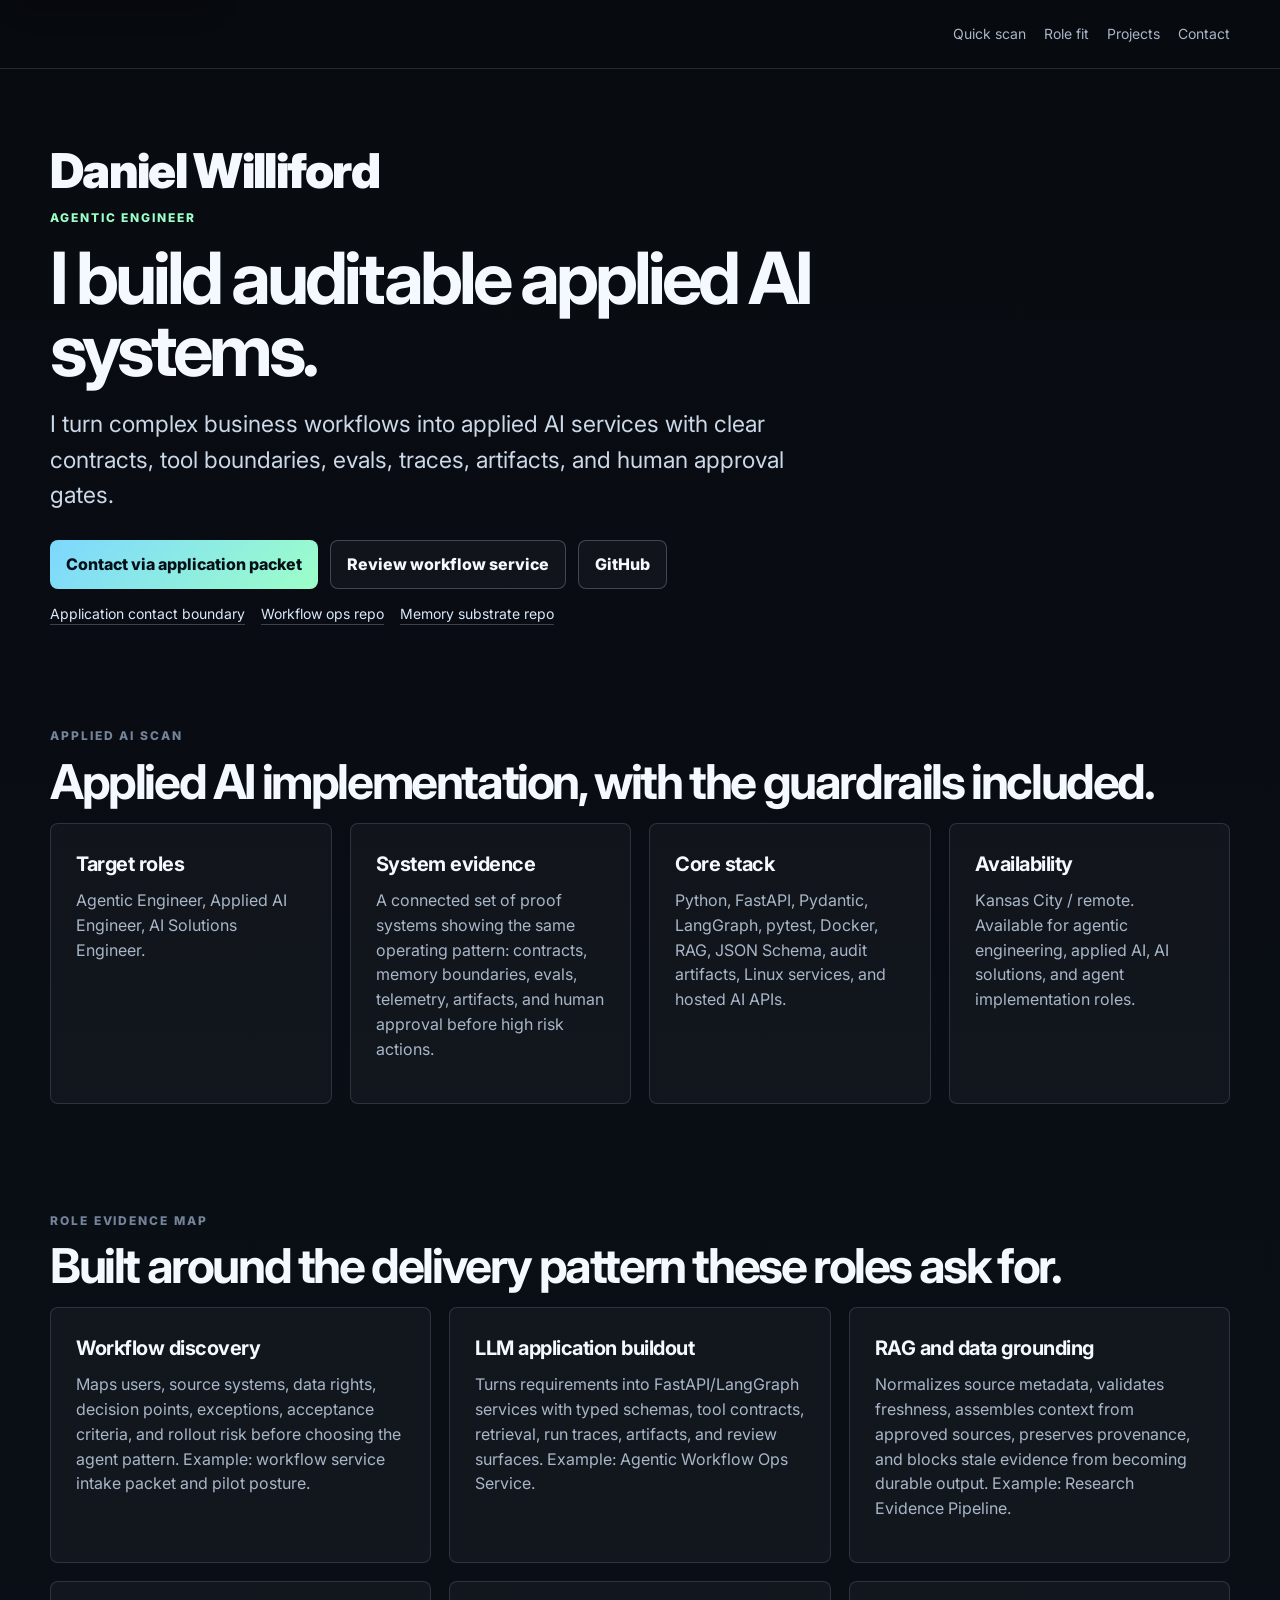
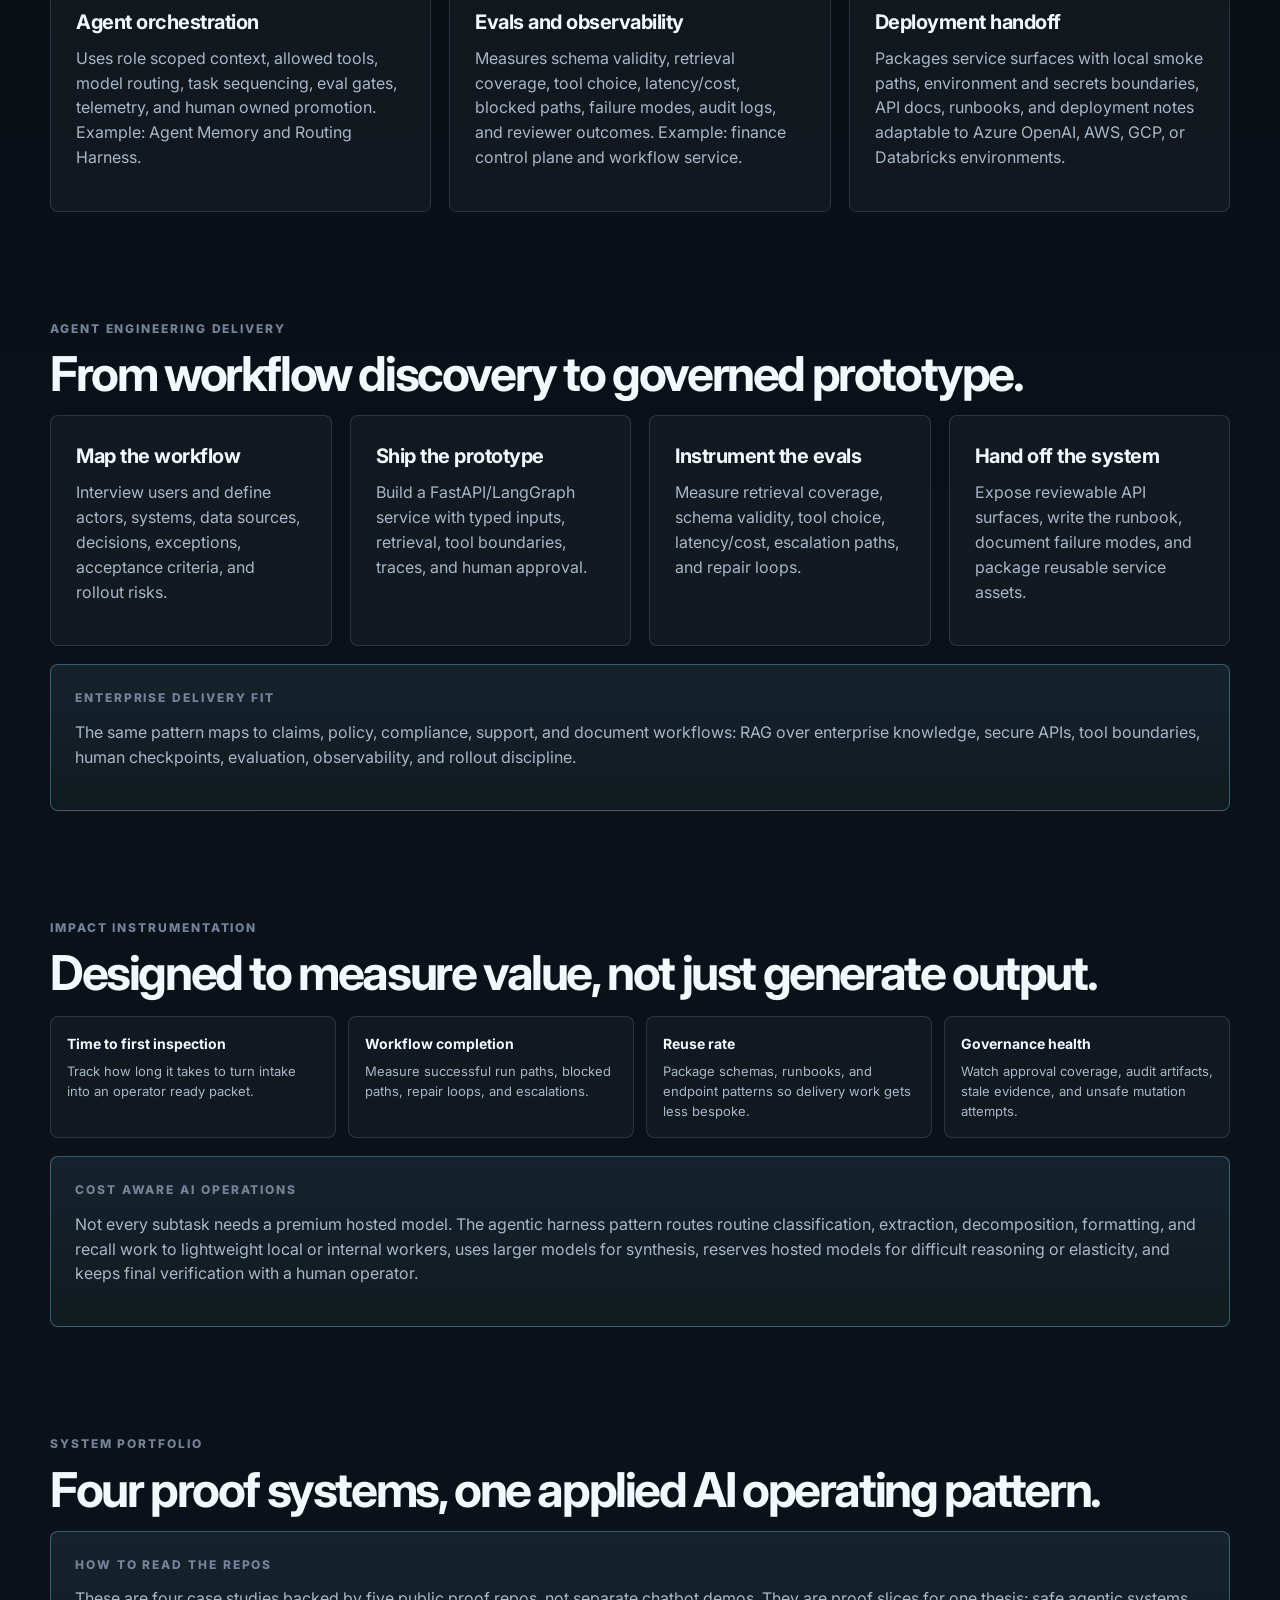
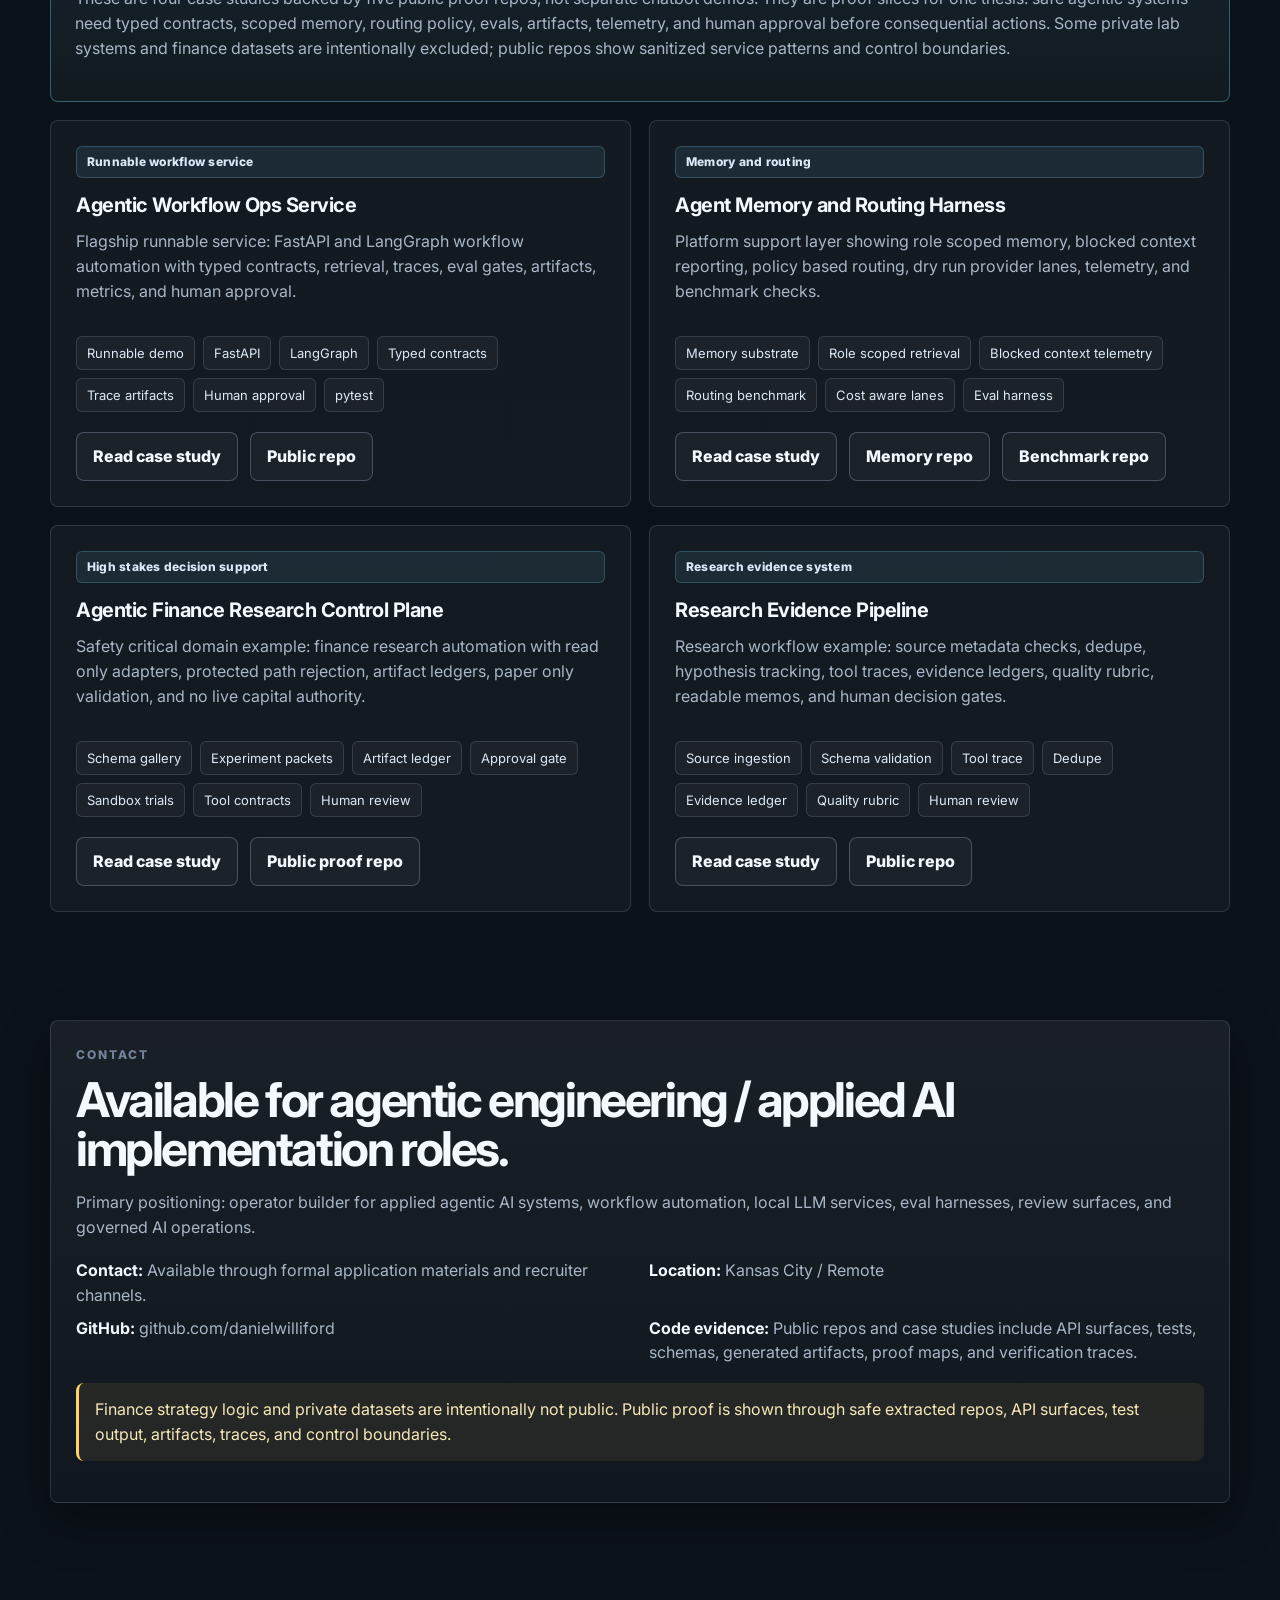
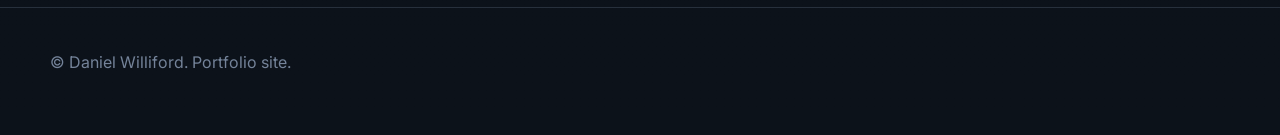
<file: index.html>
<!doctype html>
<html lang="en"><head><meta charset="utf-8"><meta name="viewport" content="width=device-width, initial-scale=1"><title>Daniel Williford | Agentic Engineer</title><meta name="description" content="Portfolio site for agentic engineering: LangGraph workflows, FastAPI services, eval harnesses, traces, approval gates, enterprise workflow discovery, and human in the loop AI operations."><meta property="og:title" content="Daniel Williford | Agentic Engineer"><meta property="og:description" content="Portfolio site for agentic engineering: LangGraph workflows, FastAPI services, eval harnesses, traces, approval gates, enterprise workflow discovery, and human in the loop AI operations."><meta property="og:type" content="website"><meta name="twitter:card" content="summary_large_image"><meta property="og:image" content="https://danielwilliford.github.io/assets/social-preview.png"><meta property="og:image:width" content="1200"><meta property="og:image:height" content="630"><meta property="og:image:type" content="image/png"><meta property="og:image:alt" content="Daniel Williford agentic engineering portfolio preview"><meta name="twitter:image:alt" content="Daniel Williford agentic engineering portfolio preview"><meta name="twitter:image" content="https://danielwilliford.github.io/assets/social-preview.png"><meta name="theme-color" content="#080b10"><link rel="canonical" href="https://danielwilliford.github.io/"><meta property="og:url" content="https://danielwilliford.github.io/"><link rel="icon" href="assets/favicon.svg" type="image/svg+xml"><link rel="manifest" href="assets/site.webmanifest"><link rel="preconnect" href="https://fonts.googleapis.com"><link rel="preconnect" href="https://fonts.gstatic.com" crossorigin><link href="https://fonts.googleapis.com/css2?family=Inter:wght@400;600;800;900&display=swap" rel="stylesheet"><link rel="stylesheet" href="assets/style.css"><script type="application/ld+json">{"@context":"https://schema.org","@type":"Person","name":"Daniel Williford","jobTitle":"Agentic Engineer","address":{"@type":"PostalAddress","addressLocality":"Kansas City","addressRegion":"MO","addressCountry":"US"},"knowsAbout":["Agentic AI","Agent Engineering","LangGraph","FastAPI","Evaluation harnesses","Human-in-the-loop AI operations","RAG","Workflow automation"],"hasOccupation":{"@type":"Occupation","name":"Agentic Engineer","skills":"Python, FastAPI, LangGraph, Pydantic, RAG, Docker, pytest, JSON Schema, evaluation harnesses, human-in-the-loop AI systems"},"worksFor":{"@type":"Organization","name":"Independent"}}</script></head>
<body class="home-page">
  <a class="skip-link" href="#main-content">Skip to main content</a><nav class="nav"><div class="site-shell nav-inner nav-simple"><div class="nav-links"><a href="#quick-scan">Quick scan</a><a href="#role-fit">Role fit</a><a href="#projects">Projects</a><a href="#contact">Contact</a></div></div></nav><main id="main-content" tabindex="-1">
<section class="hero hero-clean site-shell"><div class="hero-copy"><div class="hero-name">Daniel Williford</div><div class="eyebrow">Agentic Engineer</div><h1>I build auditable applied AI systems.</h1><p class="lede">I turn complex business workflows into applied AI services with clear contracts, tool boundaries, evals, traces, artifacts, and human approval gates.</p><div class="actions"><a class="btn primary" href="#contact">Contact via application packet</a><a class="btn" href="projects/forward-deployed-agentic-ai-ops-kit.html">Review workflow service</a><a class="btn" href="https://github.com/danielwilliford">GitHub</a></div><div class="proof-links"><a href="#contact">Application contact boundary</a><a href="https://github.com/danielwilliford/agentic-ai-ops-kit">Workflow ops repo</a><a href="https://github.com/danielwilliford/agent-memory-substrate-demo">Memory substrate repo</a></div></div></section>
<section class="section site-shell" id="quick-scan"><div class="kicker">Applied AI scan</div><h2>Applied AI implementation, with the guardrails included.</h2><div class="grid four"><div class="card flat"><h3>Target roles</h3><p>Agentic Engineer, Applied AI Engineer, AI Solutions Engineer.</p></div><div class="card flat"><h3>System evidence</h3><p>A connected set of proof systems showing the same operating pattern: contracts, memory boundaries, evals, telemetry, artifacts, and human approval before high risk actions.</p></div><div class="card flat"><h3>Core stack</h3><p>Python, FastAPI, Pydantic, LangGraph, pytest, Docker, RAG, JSON Schema, audit artifacts, Linux services, and hosted AI APIs.</p></div><div class="card flat"><h3>Availability</h3><p>Kansas City / remote. Available for agentic engineering, applied AI, AI solutions, and agent implementation roles.</p></div></div></section>

<section class="section site-shell" id="role-fit"><div class="kicker">Role evidence map</div><h2>Built around the delivery pattern these roles ask for.</h2><div class="grid three"><div class="card flat"><h3>Workflow discovery</h3><p>Maps users, source systems, data rights, decision points, exceptions, acceptance criteria, and rollout risk before choosing the agent pattern. Example: workflow service intake packet and pilot posture.</p></div><div class="card flat"><h3>LLM application buildout</h3><p>Turns requirements into FastAPI/LangGraph services with typed schemas, tool contracts, retrieval, run traces, artifacts, and review surfaces. Example: Agentic Workflow Ops Service.</p></div><div class="card flat"><h3>RAG and data grounding</h3><p>Normalizes source metadata, validates freshness, assembles context from approved sources, preserves provenance, and blocks stale evidence from becoming durable output. Example: Research Evidence Pipeline.</p></div><div class="card flat"><h3>Agent orchestration</h3><p>Uses role scoped context, allowed tools, model routing, task sequencing, eval gates, telemetry, and human owned promotion. Example: Agent Memory and Routing Harness.</p></div><div class="card flat"><h3>Evals and observability</h3><p>Measures schema validity, retrieval coverage, tool choice, latency/cost, blocked paths, failure modes, audit logs, and reviewer outcomes. Example: finance control plane and workflow service.</p></div><div class="card flat"><h3>Deployment handoff</h3><p>Packages service surfaces with local smoke paths, environment and secrets boundaries, API docs, runbooks, and deployment notes adaptable to Azure OpenAI, AWS, GCP, or Databricks environments.</p></div></div></section>

<section class="section site-shell" id="delivery"><div class="kicker">Agent engineering delivery</div><h2>From workflow discovery to governed prototype.</h2><div class="grid four"><div class="card flat"><h3>Map the workflow</h3><p>Interview users and define actors, systems, data sources, decisions, exceptions, acceptance criteria, and rollout risks.</p></div><div class="card flat"><h3>Ship the prototype</h3><p>Build a FastAPI/LangGraph service with typed inputs, retrieval, tool boundaries, traces, and human approval.</p></div><div class="card flat"><h3>Instrument the evals</h3><p>Measure retrieval coverage, schema validity, tool choice, latency/cost, escalation paths, and repair loops.</p></div><div class="card flat"><h3>Hand off the system</h3><p>Expose reviewable API surfaces, write the runbook, document failure modes, and package reusable service assets.</p></div></div><div class="callout mt"><div class="kicker">Enterprise delivery fit</div><p>The same pattern maps to claims, policy, compliance, support, and document workflows: RAG over enterprise knowledge, secure APIs, tool boundaries, human checkpoints, evaluation, observability, and rollout discipline.</p></div></section>
<section class="section site-shell" id="impact"><div class="kicker">Impact instrumentation</div><h2>Designed to measure value, not just generate output.</h2><div class="proof-strip"><div class="proof-item"><b>Time to first inspection</b><span>Track how long it takes to turn intake into an operator ready packet.</span></div><div class="proof-item"><b>Workflow completion</b><span>Measure successful run paths, blocked paths, repair loops, and escalations.</span></div><div class="proof-item"><b>Reuse rate</b><span>Package schemas, runbooks, and endpoint patterns so delivery work gets less bespoke.</span></div><div class="proof-item"><b>Governance health</b><span>Watch approval coverage, audit artifacts, stale evidence, and unsafe mutation attempts.</span></div></div><div class="callout mt"><div class="kicker">Cost aware AI operations</div><p>Not every subtask needs a premium hosted model. The agentic harness pattern routes routine classification, extraction, decomposition, formatting, and recall work to lightweight local or internal workers, uses larger models for synthesis, reserves hosted models for difficult reasoning or elasticity, and keeps final verification with a human operator.</p></div></section>
<section class="section site-shell" id="projects"><div class="kicker">System portfolio</div><h2>Four proof systems, one applied AI operating pattern.</h2><div class="callout"><div class="kicker">How to read the repos</div><p>These are four case studies backed by five public proof repos, not separate chatbot demos. They are proof slices for one thesis: safe agentic systems need typed contracts, scoped memory, routing policy, evals, artifacts, telemetry, and human approval before consequential actions. Some private lab systems and finance datasets are intentionally excluded; public repos show sanitized service patterns and control boundaries.</p></div><div class="grid two mt"><article class="card flat project-card"><div class="rank">Runnable workflow service</div><h3>Agentic Workflow Ops Service</h3><p>Flagship runnable service: FastAPI and LangGraph workflow automation with typed contracts, retrieval, traces, eval gates, artifacts, metrics, and human approval.</p><div class="badges"><span class="badge">Runnable demo</span><span class="badge">FastAPI</span><span class="badge">LangGraph</span><span class="badge">Typed contracts</span><span class="badge">Trace artifacts</span><span class="badge">Human approval</span><span class="badge">pytest</span></div><div class="actions"><a class="btn" href="projects/forward-deployed-agentic-ai-ops-kit.html">Read case study</a><a class="btn" href="https://github.com/danielwilliford/agentic-ai-ops-kit">Public repo</a></div></article><article class="card flat project-card"><div class="rank">Memory and routing</div><h3>Agent Memory and Routing Harness</h3><p>Platform support layer showing role scoped memory, blocked context reporting, policy based routing, dry run provider lanes, telemetry, and benchmark checks.</p><div class="badges"><span class="badge">Memory substrate</span><span class="badge">Role scoped retrieval</span><span class="badge">Blocked context telemetry</span><span class="badge">Routing benchmark</span><span class="badge">Cost aware lanes</span><span class="badge">Eval harness</span></div><div class="actions"><a class="btn" href="projects/hermes-agent-operating-layer.html">Read case study</a><a class="btn" href="https://github.com/danielwilliford/agent-memory-substrate-demo">Memory repo</a><a class="btn" href="https://github.com/danielwilliford/agent-harness-routing-benchmark">Benchmark repo</a></div></article><article class="card flat project-card"><div class="rank">High stakes decision support</div><h3>Agentic Finance Research Control Plane</h3><p>Safety critical domain example: finance research automation with read only adapters, protected path rejection, artifact ledgers, paper only validation, and no live capital authority.</p><div class="badges"><span class="badge">Schema gallery</span><span class="badge">Experiment packets</span><span class="badge">Artifact ledger</span><span class="badge">Approval gate</span><span class="badge">Sandbox trials</span><span class="badge">Tool contracts</span><span class="badge">Human review</span></div><div class="actions"><a class="btn" href="projects/human-in-the-loop-quant-research-copilot.html">Read case study</a><a class="btn" href="https://github.com/danielwilliford/agentic-finance-research-control-plane">Public proof repo</a></div></article><article class="card flat project-card"><div class="rank">Research evidence system</div><h3>Research Evidence Pipeline</h3><p>Research workflow example: source metadata checks, dedupe, hypothesis tracking, tool traces, evidence ledgers, quality rubric, readable memos, and human decision gates.</p><div class="badges"><span class="badge">Source ingestion</span><span class="badge">Schema validation</span><span class="badge">Tool trace</span><span class="badge">Dedupe</span><span class="badge">Evidence ledger</span><span class="badge">Quality rubric</span><span class="badge">Human review</span></div><div class="actions"><a class="btn" href="projects/evidence-backed-research-pipeline.html">Read case study</a><a class="btn" href="https://github.com/danielwilliford/evidence-backed-research-pipeline">Public repo</a></div></article></div></section>
<section class="section site-shell" id="contact"><div class="card"><div class="kicker">Contact</div><h2>Available for agentic engineering / applied AI implementation roles.</h2><p>Primary positioning: operator builder for applied agentic AI systems, workflow automation, local LLM services, eval harnesses, review surfaces, and governed AI operations.</p><div class="contact-grid"><p><strong>Contact:</strong> <span>Available through formal application materials and recruiter channels.</span></p><p><strong>Location:</strong> Kansas City / Remote</p><p><strong>GitHub:</strong> <a href="https://github.com/danielwilliford">github.com/danielwilliford</a></p><p><strong>Code evidence:</strong> <span>Public repos and case studies include API surfaces, tests, schemas, generated artifacts, proof maps, and verification traces.</span></p></div><p class="notice">Finance strategy logic and private datasets are intentionally not public. Public proof is shown through safe extracted repos, API surfaces, test output, artifacts, traces, and control boundaries.</p></div></section>
</main><footer class="footer"><div class="site-shell">© Daniel Williford. Portfolio site.</div></footer></body></html>
</file>
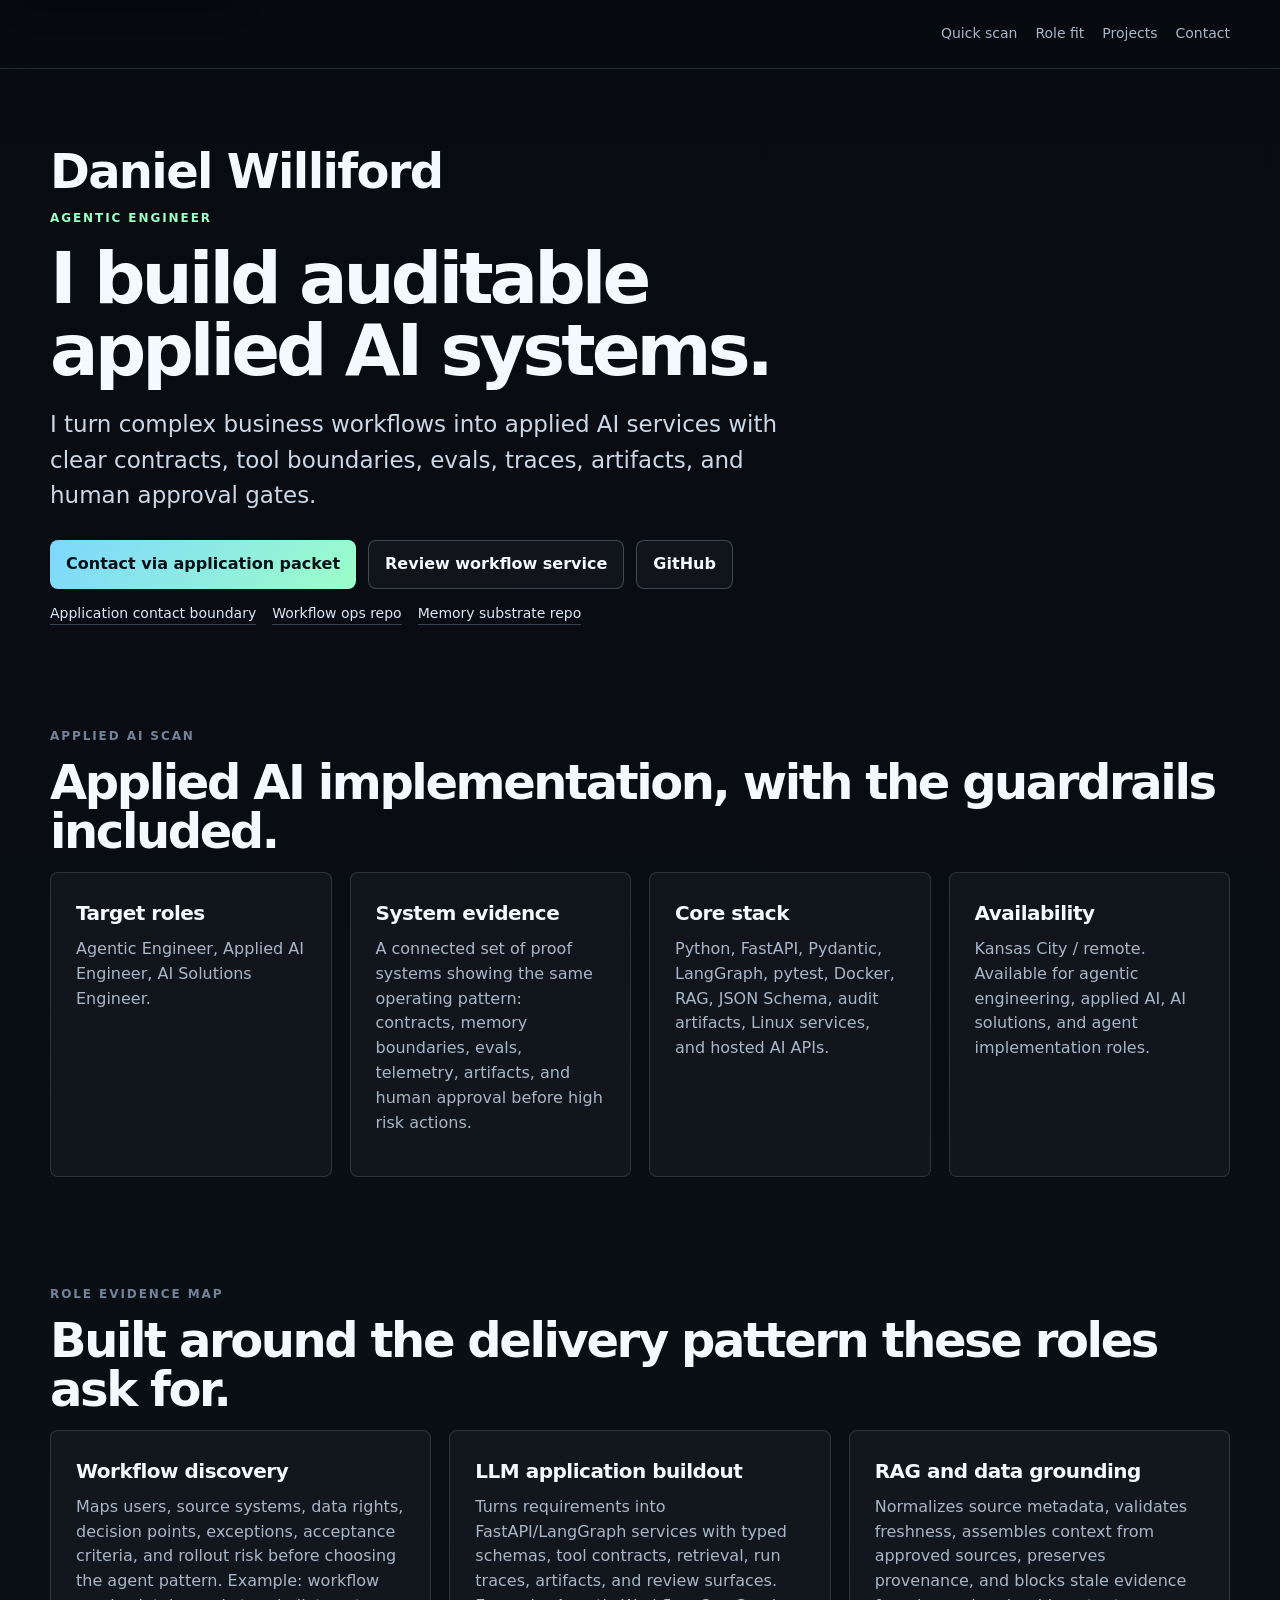
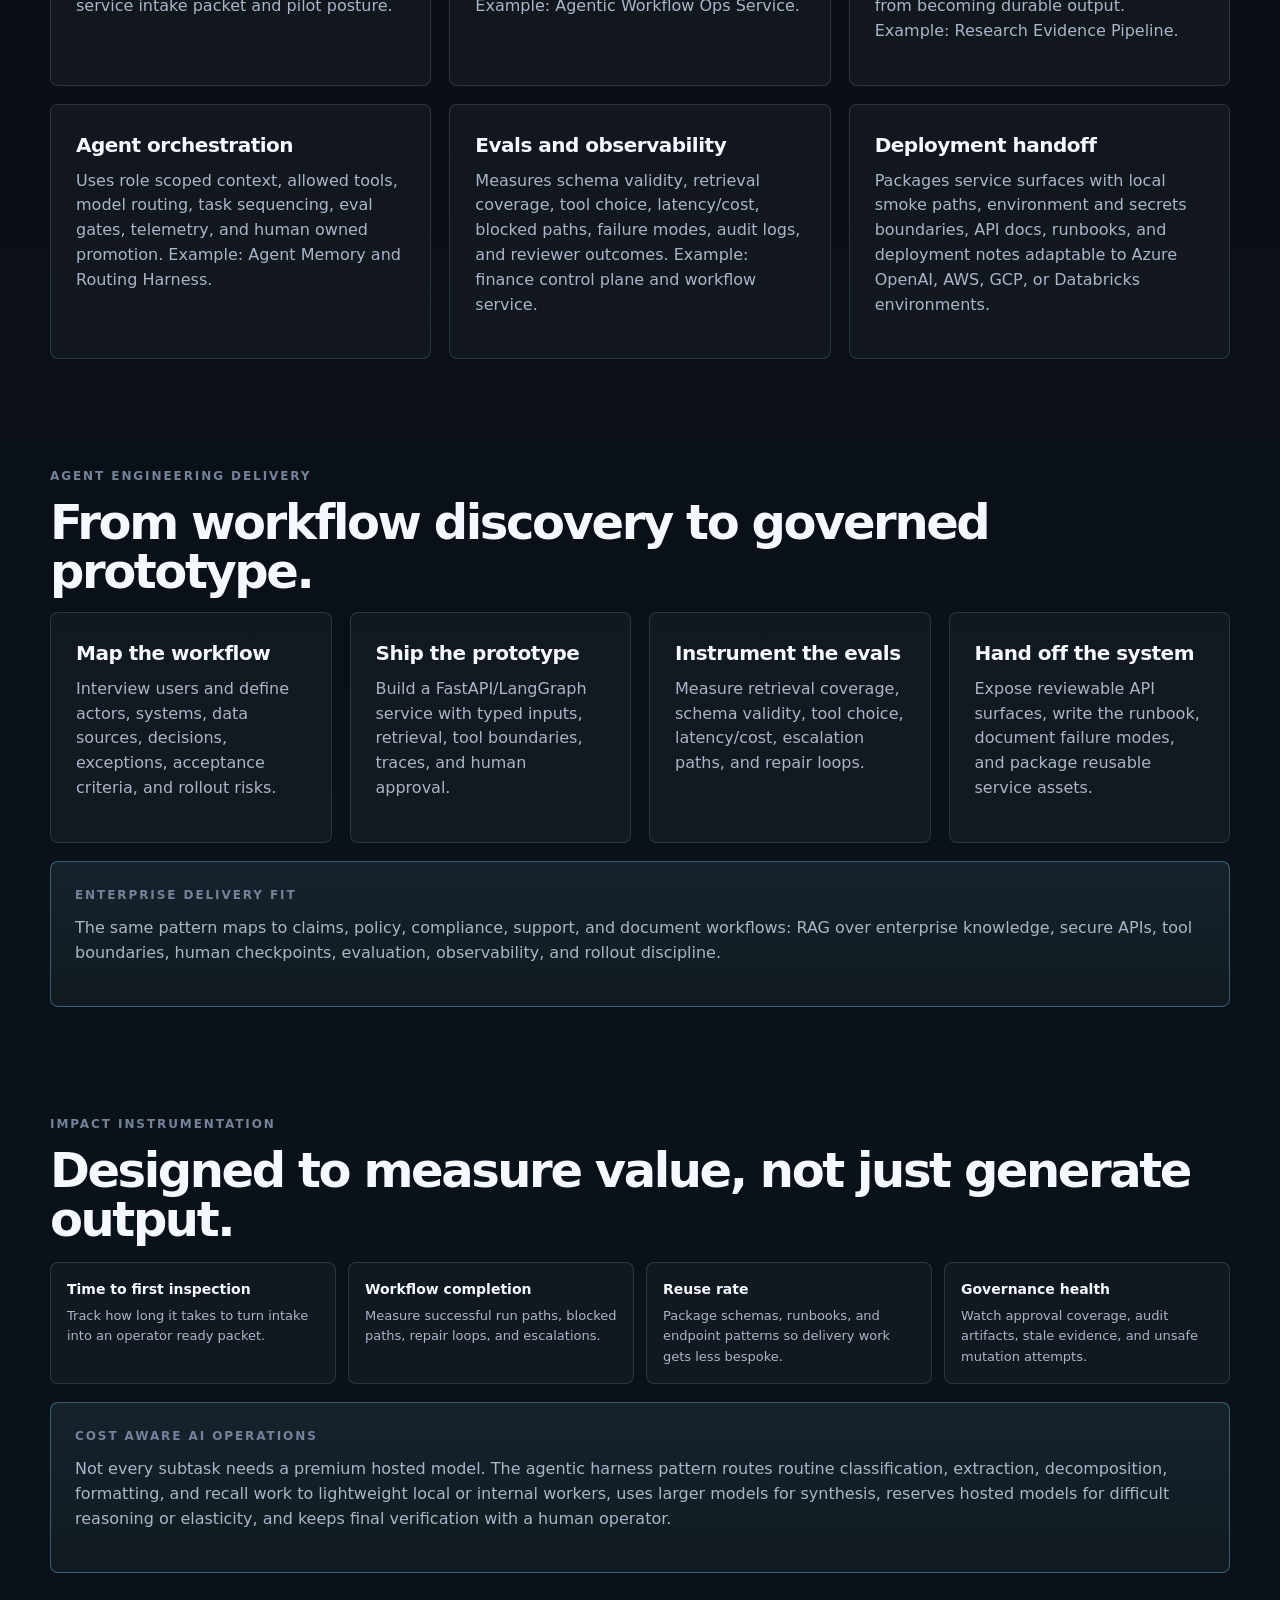
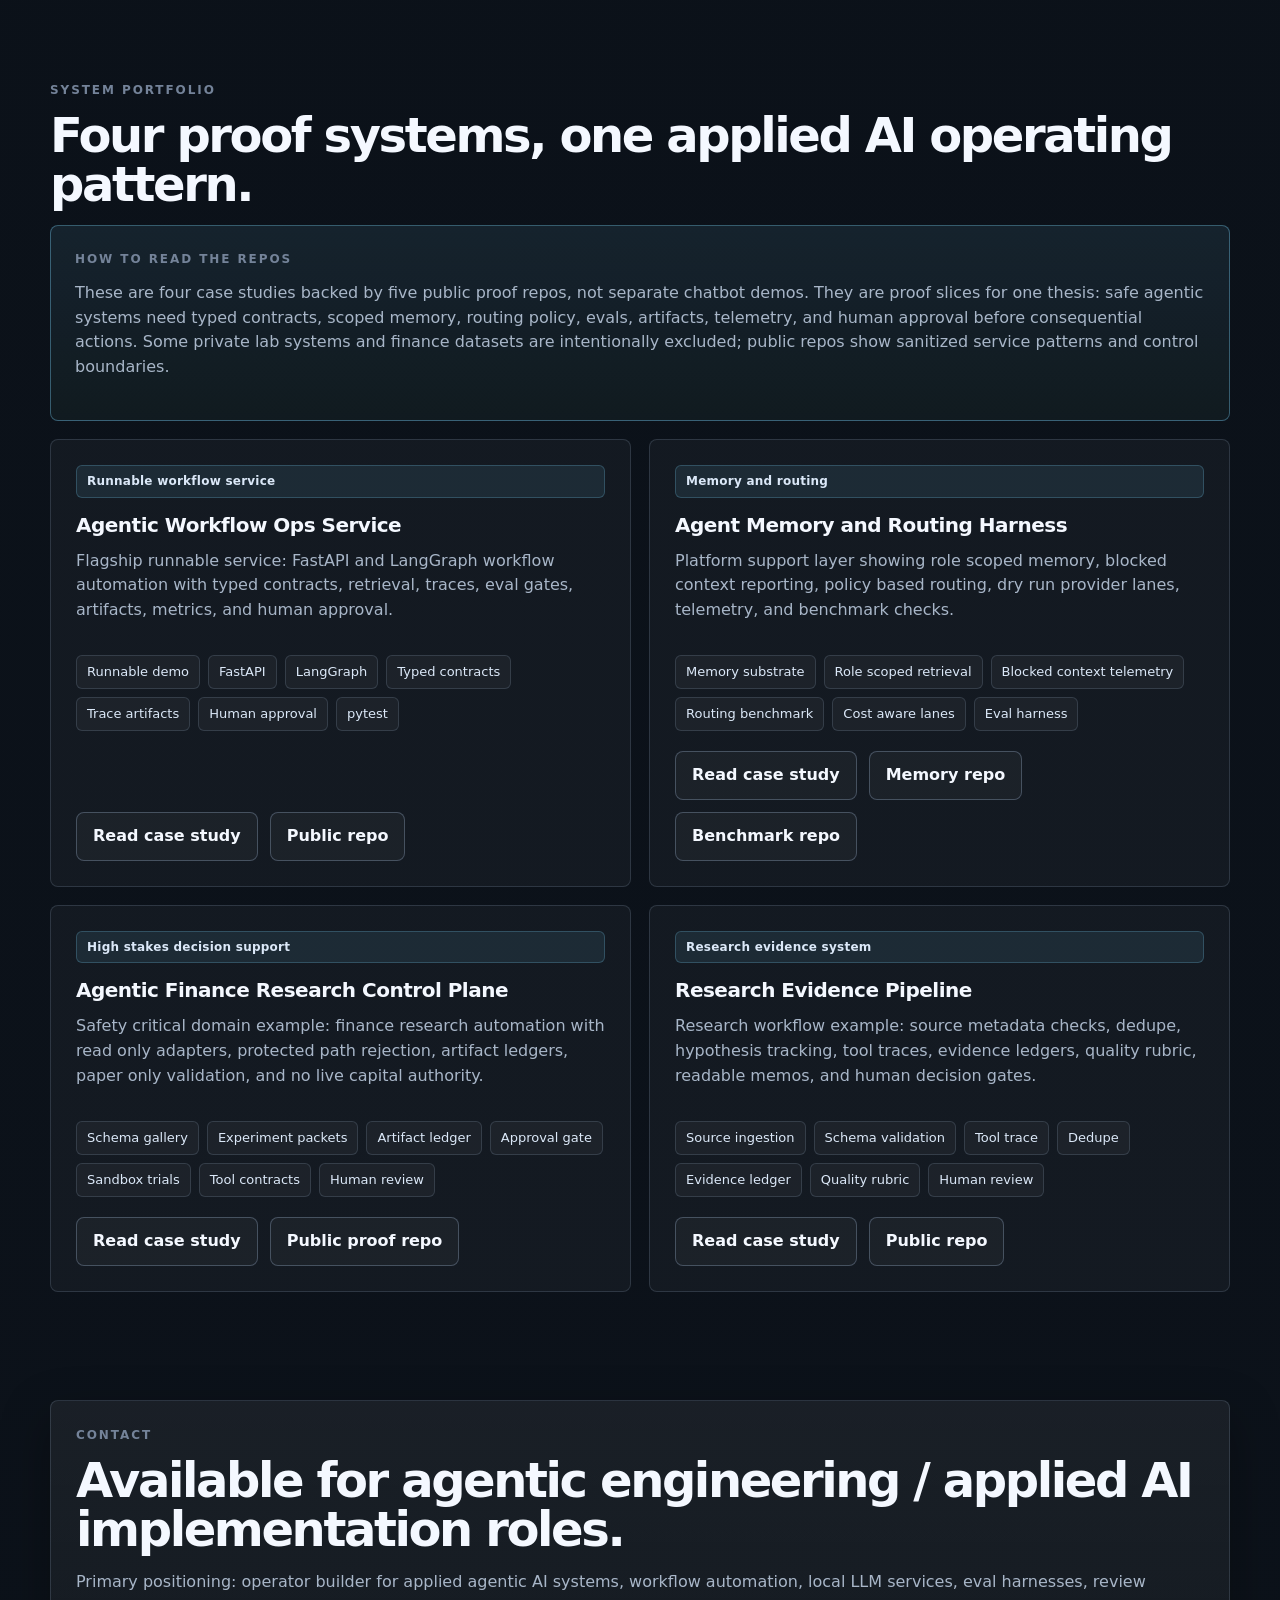
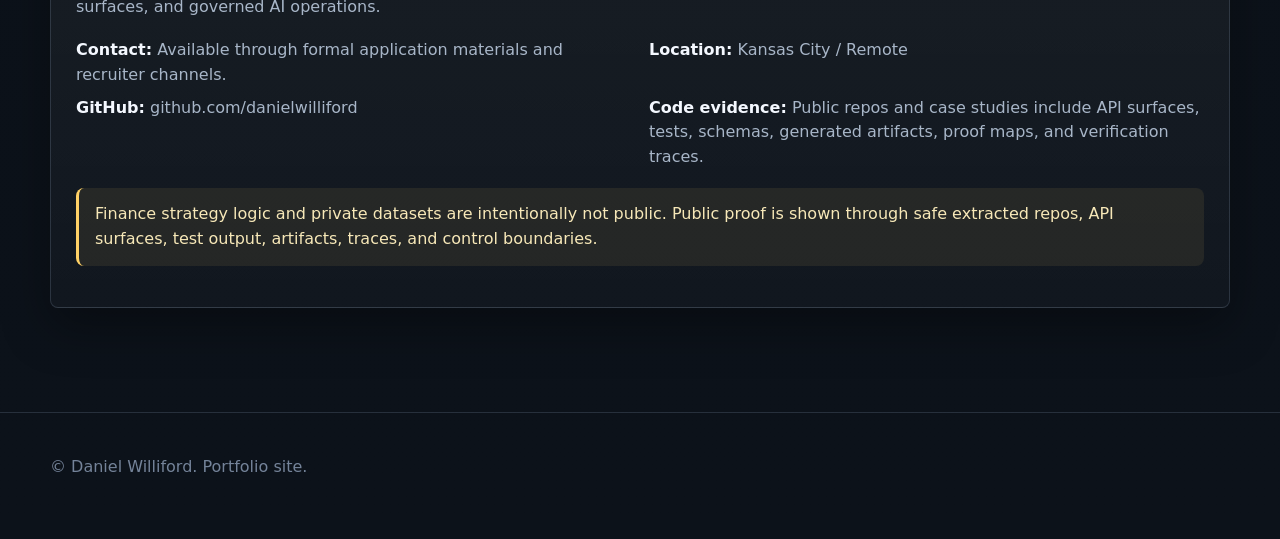
<file: resume.html>
<!doctype html>
<html lang="en">
<head>
  <meta charset="utf-8">
  <meta name="viewport" content="width=device-width, initial-scale=1">
  <meta name="robots" content="noindex, nofollow">
  <meta http-equiv="refresh" content="0; url=index.html">
  <link rel="canonical" href="https://danielwilliford.github.io/">
  <title>Resume moved | Daniel Williford</title>
</head>
<body>
  <main>
    <h1>Resume moved</h1>
    <p>Resume details are no longer published on this site.</p>
    <p><a href="index.html">Return to portfolio homepage</a>.</p>
  </main>
</body>
</html>
</file>
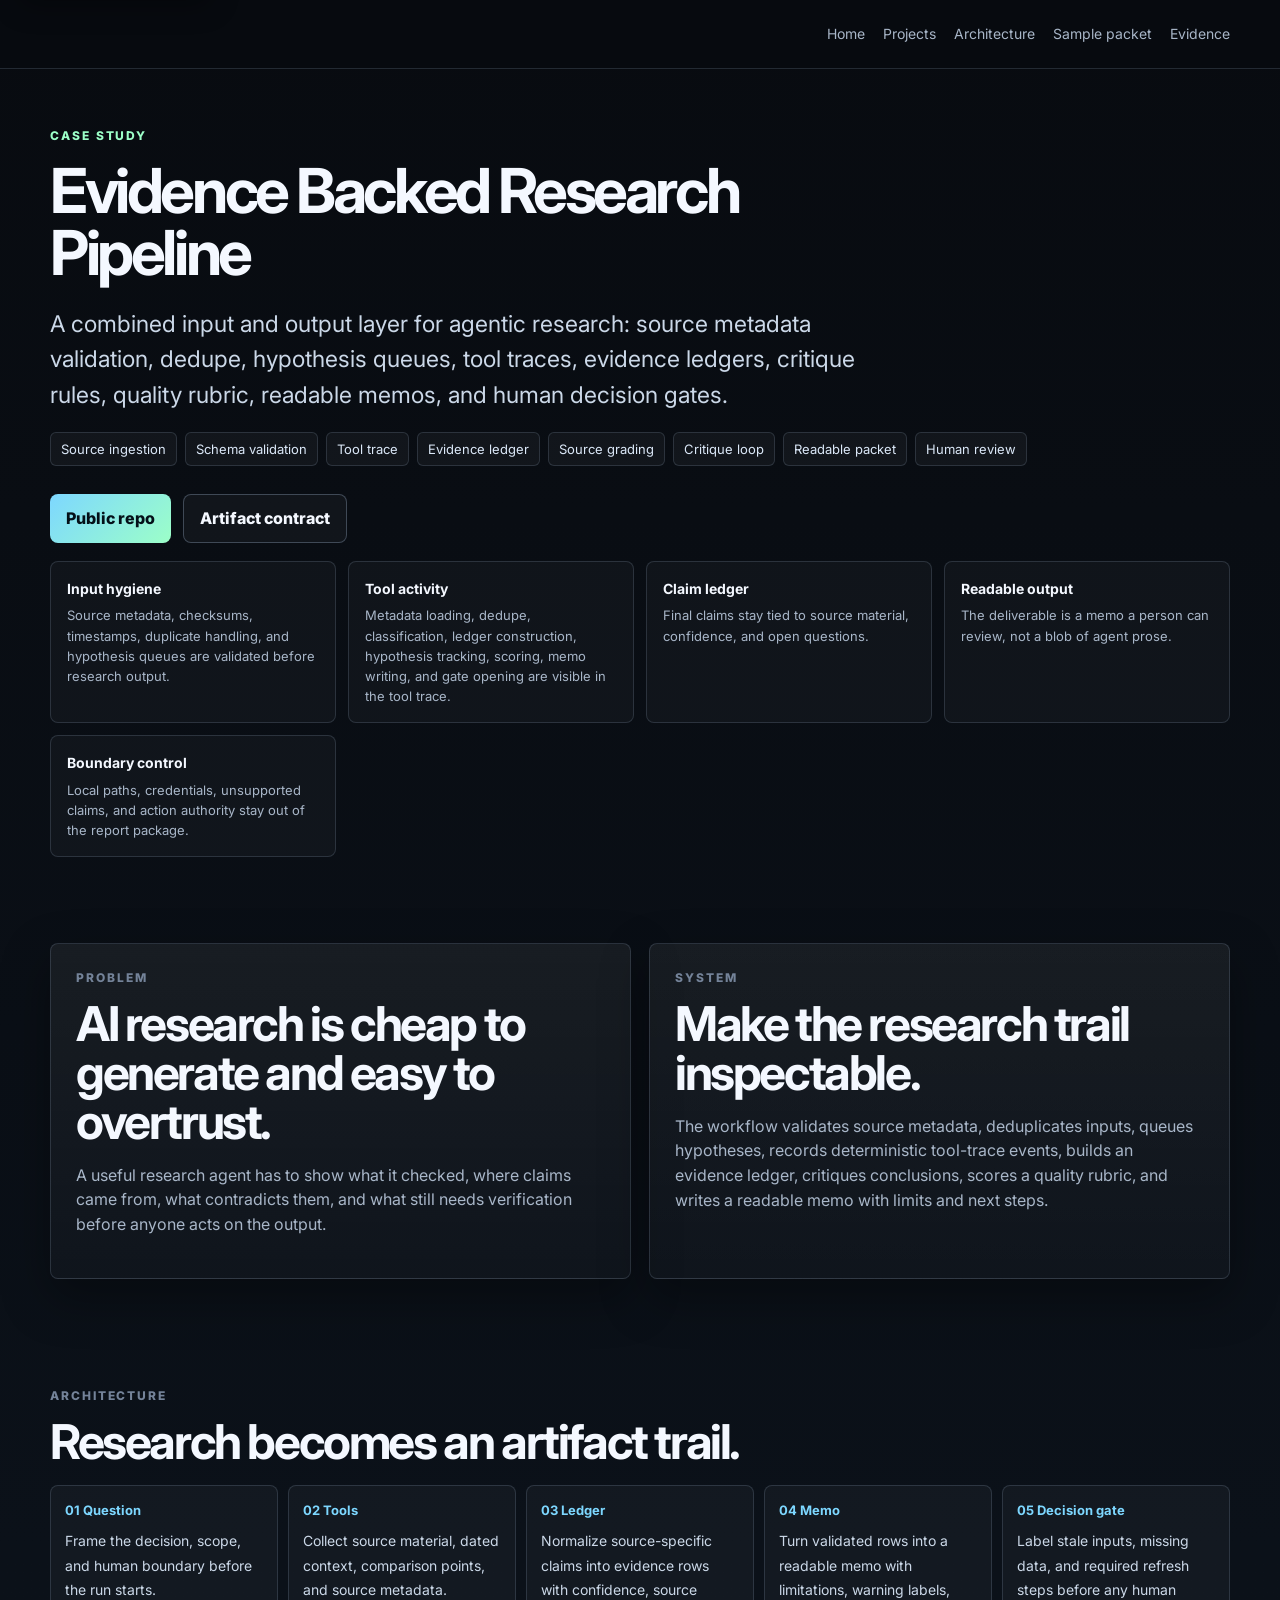
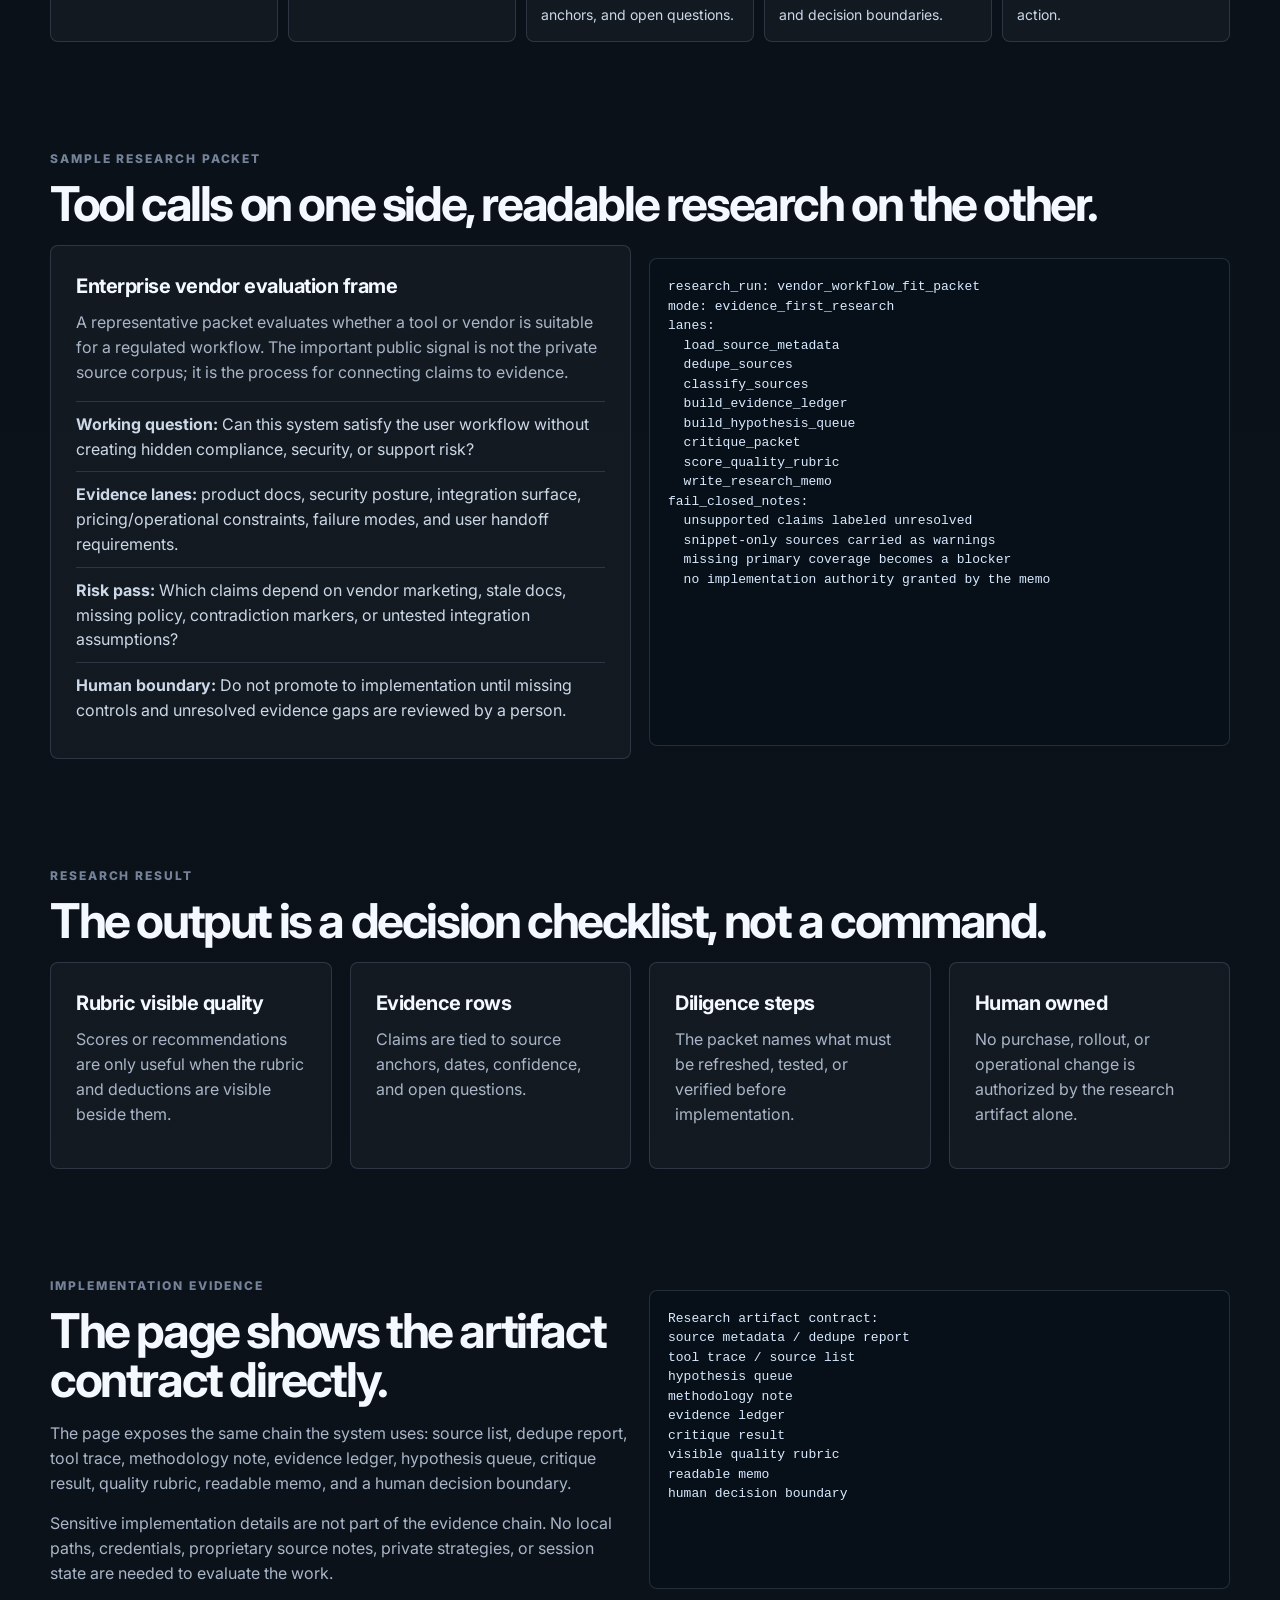
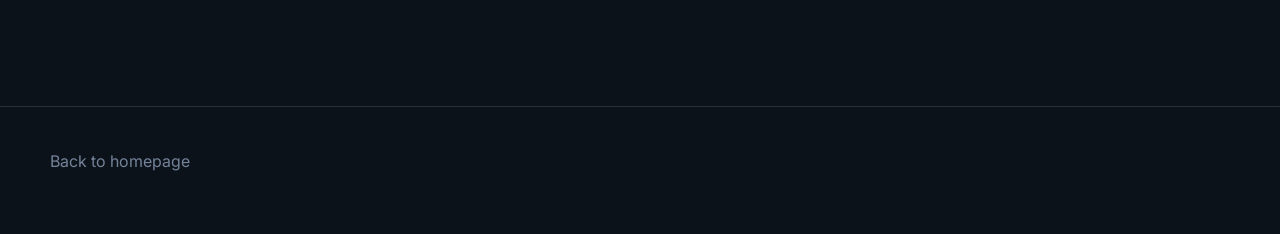
<file: projects/evidence-backed-research-pipeline.html>
<!doctype html>
<html lang="en">
<head>
  <meta charset="utf-8">
  <meta name="viewport" content="width=device-width, initial-scale=1">
  <title>Case Study | Evidence Backed Research Pipeline</title>
  <meta name="description" content="Research workflow that combines source ingestion, dedupe, hypothesis tracking, tool traces, evidence ledgers, quality rubric, readable memos, and human review boundaries.">
  <meta property="og:title" content="Case Study | Evidence Backed Research Pipeline">
  <meta property="og:description" content="Research workflow that combines source ingestion, dedupe, hypothesis tracking, tool traces, evidence ledgers, quality rubric, readable memos, and human review boundaries.">
  <meta property="og:type" content="article">
  <meta name="twitter:card" content="summary_large_image"><meta property="og:image" content="https://danielwilliford.github.io/assets/social-preview.png"><meta property="og:image:width" content="1200"><meta property="og:image:height" content="630"><meta property="og:image:type" content="image/png"><meta property="og:image:alt" content="Daniel Williford agentic engineering portfolio preview"><meta name="twitter:image:alt" content="Daniel Williford agentic engineering portfolio preview"><meta name="twitter:image" content="https://danielwilliford.github.io/assets/social-preview.png">
  <meta name="theme-color" content="#080b10"><link rel="canonical" href="https://danielwilliford.github.io/projects/evidence-backed-research-pipeline.html"><meta property="og:url" content="https://danielwilliford.github.io/projects/evidence-backed-research-pipeline.html">
  <link rel="icon" href="../assets/favicon.svg" type="image/svg+xml"><link rel="manifest" href="../assets/site.webmanifest"><link rel="preconnect" href="https://fonts.googleapis.com"><link rel="preconnect" href="https://fonts.gstatic.com" crossorigin><link href="https://fonts.googleapis.com/css2?family=Inter:wght@400;600;800;900&display=swap" rel="stylesheet"><link rel="stylesheet" href="../assets/style.css">
<script type="application/ld+json">{"@context":"https://schema.org","@type":"TechArticle","headline":"Evidence Backed Research Pipeline","name":"Evidence Backed Research Pipeline","description":"Research workflow that combines source ingestion, dedupe, hypothesis tracking, tool traces, evidence ledgers, quality rubric, readable memos, and human review boundaries.","author":{"@type":"Person","name":"Daniel Williford"},"inLanguage":"en","keywords":["Evidence backed research","Source grading","Tool trace","Research artifacts","Critique loop","Human readable AI research"],"about":["Evidence ledger","Research workflow","Reviewable AI artifacts"]}</script></head>
<body>
  <a class="skip-link" href="#main-content">Skip to main content</a>
  <nav class="nav"><div class="site-shell nav-inner nav-simple"><div class="nav-links"><a href="../index.html">Home</a><a href="../index.html#projects">Projects</a><a href="#architecture">Architecture</a><a href="#sample-research-packet">Sample packet</a><a href="#verification">Evidence</a></div></div></nav>
  <main id="main-content" tabindex="-1">
    <section class="project-hero site-shell">
      <div class="eyebrow">Case study</div>
      <h1>Evidence Backed Research Pipeline</h1>
      <p class="lede">A combined input and output layer for agentic research: source metadata validation, dedupe, hypothesis queues, tool traces, evidence ledgers, critique rules, quality rubric, readable memos, and human decision gates.</p>
      <div class="badges"><span class="badge">Source ingestion</span><span class="badge">Schema validation</span><span class="badge">Tool trace</span><span class="badge">Evidence ledger</span><span class="badge">Source grading</span><span class="badge">Critique loop</span><span class="badge">Readable packet</span><span class="badge">Human review</span></div><div class="actions"><a class="btn primary" href="https://github.com/danielwilliford/evidence-backed-research-pipeline">Public repo</a><a class="btn" href="#verification">Artifact contract</a></div>
      <div class="proof-strip"><div class="proof-item"><b>Input hygiene</b><span>Source metadata, checksums, timestamps, duplicate handling, and hypothesis queues are validated before research output.</span></div><div class="proof-item"><b>Tool activity</b><span>Metadata loading, dedupe, classification, ledger construction, hypothesis tracking, scoring, memo writing, and gate opening are visible in the tool trace.</span></div><div class="proof-item"><b>Claim ledger</b><span>Final claims stay tied to source material, confidence, and open questions.</span></div><div class="proof-item"><b>Readable output</b><span>The deliverable is a memo a person can review, not a blob of agent prose.</span></div><div class="proof-item"><b>Boundary control</b><span>Local paths, credentials, unsupported claims, and action authority stay out of the report package.</span></div></div>
    </section>

    <section class="section site-shell">
      <div class="grid two">
        <div class="card"><div class="kicker">Problem</div><h2>AI research is cheap to generate and easy to overtrust.</h2><p>A useful research agent has to show what it checked, where claims came from, what contradicts them, and what still needs verification before anyone acts on the output.</p></div>
        <div class="card"><div class="kicker">System</div><h2>Make the research trail inspectable.</h2><p>The workflow validates source metadata, deduplicates inputs, queues hypotheses, records deterministic tool-trace events, builds an evidence ledger, critiques conclusions, scores a quality rubric, and writes a readable memo with limits and next steps.</p></div>
      </div>
    </section>

    <section class="section site-shell" id="architecture">
      <div class="kicker">Architecture</div>
      <h2>Research becomes an artifact trail.</h2>
      <div class="timeline"><div class="stage"><b>01 Question</b><span>Frame the decision, scope, and human boundary before the run starts.</span></div><div class="stage"><b>02 Tools</b><span>Collect source material, dated context, comparison points, and source metadata.</span></div><div class="stage"><b>03 Ledger</b><span>Normalize source-specific claims into evidence rows with confidence, source anchors, and open questions.</span></div><div class="stage"><b>04 Memo</b><span>Turn validated rows into a readable memo with limitations, warning labels, and decision boundaries.</span></div><div class="stage"><b>05 Decision gate</b><span>Label stale inputs, missing data, and required refresh steps before any human action.</span></div></div>
    </section>

    <section class="section site-shell" id="sample-research-packet">
      <div class="kicker">Sample research packet</div>
      <h2>Tool calls on one side, readable research on the other.</h2>
      <div class="grid two">
        <div class="card flat"><h3>Enterprise vendor evaluation frame</h3><p>A representative packet evaluates whether a tool or vendor is suitable for a regulated workflow. The important public signal is not the private source corpus; it is the process for connecting claims to evidence.</p><ul class="clean"><li><b>Working question:</b> Can this system satisfy the user workflow without creating hidden compliance, security, or support risk?</li><li><b>Evidence lanes:</b> product docs, security posture, integration surface, pricing/operational constraints, failure modes, and user handoff requirements.</li><li><b>Risk pass:</b> Which claims depend on vendor marketing, stale docs, missing policy, contradiction markers, or untested integration assumptions?</li><li><b>Human boundary:</b> Do not promote to implementation until missing controls and unresolved evidence gaps are reviewed by a person.</li></ul></div>
        <pre class="code"><code>research_run: vendor_workflow_fit_packet
mode: evidence_first_research
lanes:
  load_source_metadata
  dedupe_sources
  classify_sources
  build_evidence_ledger
  build_hypothesis_queue
  critique_packet
  score_quality_rubric
  write_research_memo
fail_closed_notes:
  unsupported claims labeled unresolved
  snippet-only sources carried as warnings
  missing primary coverage becomes a blocker
  no implementation authority granted by the memo</code></pre>
      </div>
    </section>

    <section class="section site-shell">
      <div class="kicker">Research result</div>
      <h2>The output is a decision checklist, not a command.</h2>
      <div class="grid four"><div class="card flat"><h3>Rubric visible quality</h3><p>Scores or recommendations are only useful when the rubric and deductions are visible beside them.</p></div><div class="card flat"><h3>Evidence rows</h3><p>Claims are tied to source anchors, dates, confidence, and open questions.</p></div><div class="card flat"><h3>Diligence steps</h3><p>The packet names what must be refreshed, tested, or verified before implementation.</p></div><div class="card flat"><h3>Human owned</h3><p>No purchase, rollout, or operational change is authorized by the research artifact alone.</p></div></div>
    </section>

    <section class="section site-shell" id="verification">
      <div class="grid two">
        <div><div class="kicker">Implementation evidence</div><h2>The page shows the artifact contract directly.</h2><p>The page exposes the same chain the system uses: source list, dedupe report, tool trace, methodology note, evidence ledger, hypothesis queue, critique result, quality rubric, readable memo, and a human decision boundary.</p><p>Sensitive implementation details are not part of the evidence chain. No local paths, credentials, proprietary source notes, private strategies, or session state are needed to evaluate the work.</p></div>
        <pre class="code"><code>Research artifact contract:
source metadata / dedupe report
tool trace / source list
hypothesis queue
methodology note
evidence ledger
critique result
visible quality rubric
readable memo
human decision boundary</code></pre>
      </div>
    </section>
  </main>
  <footer class="footer"><div class="site-shell"><a href="../index.html">Back to homepage</a></div></footer>
</body>
</html>
</file>
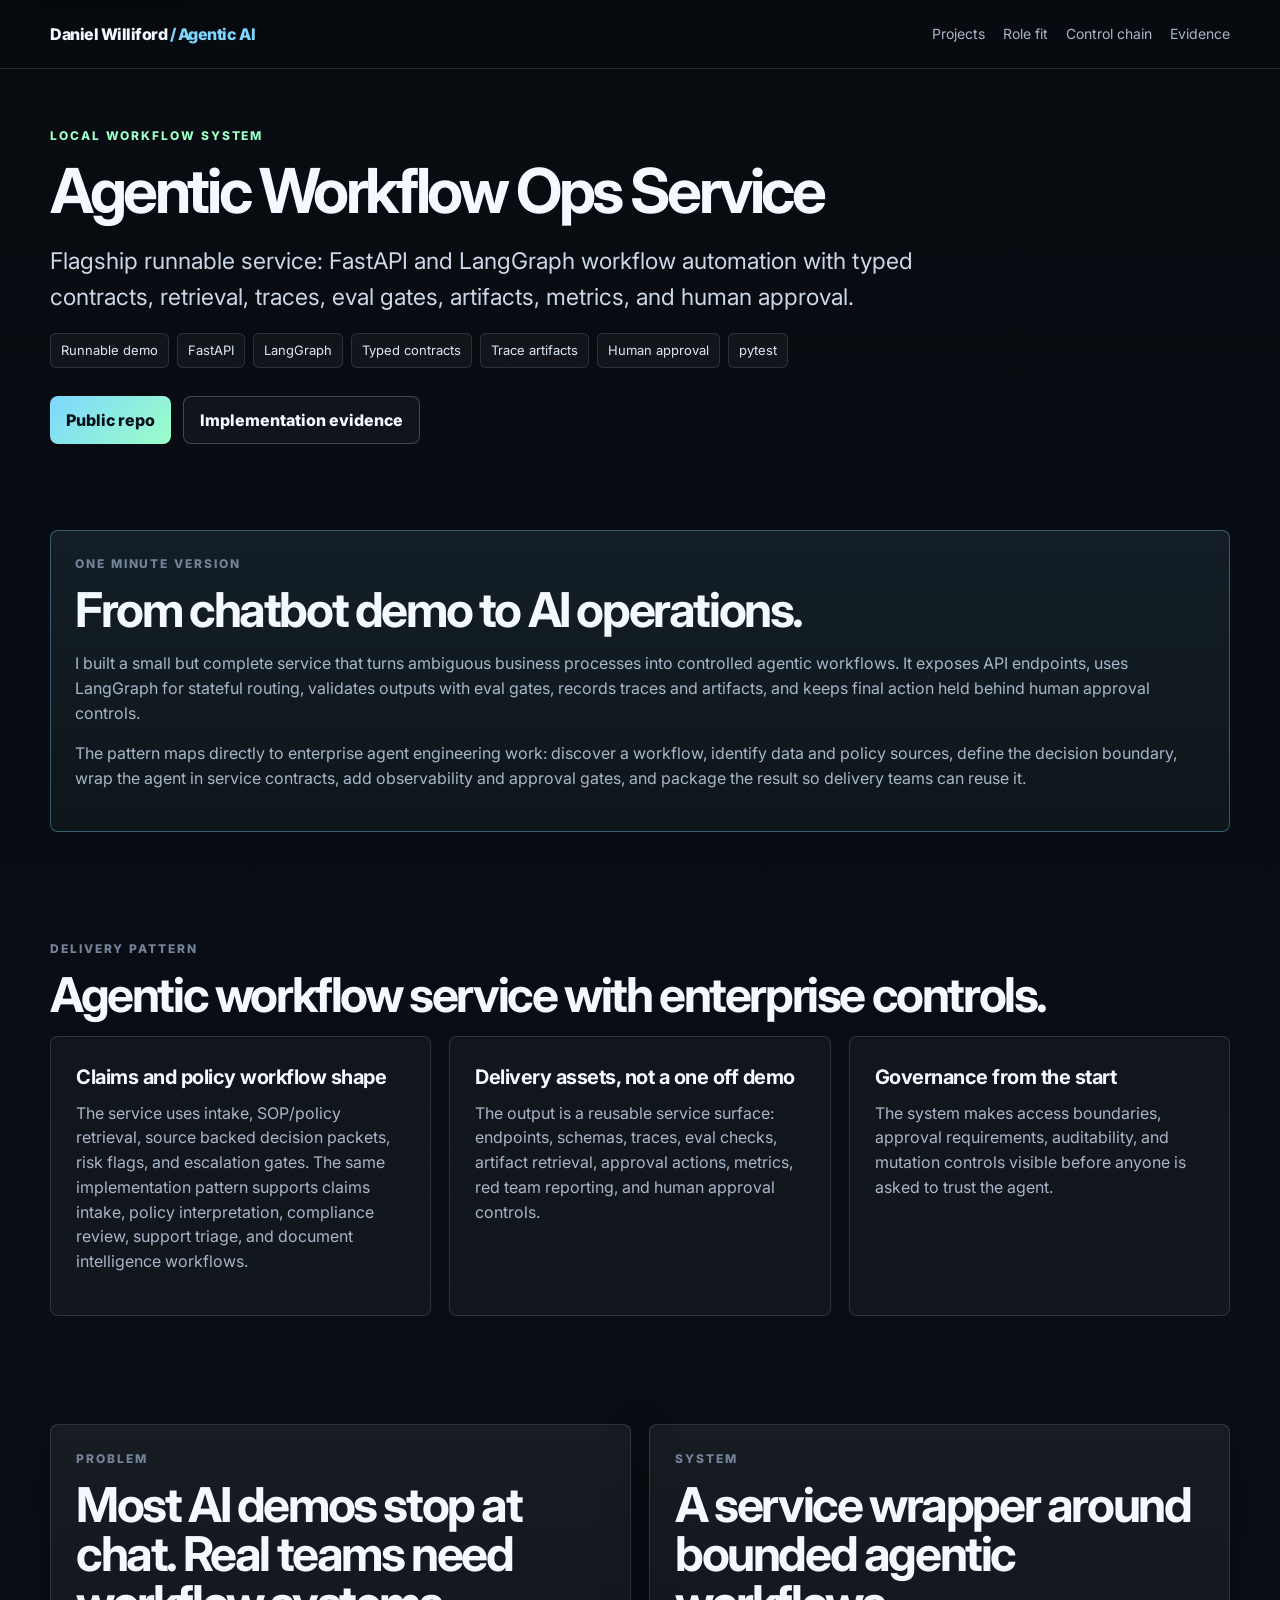
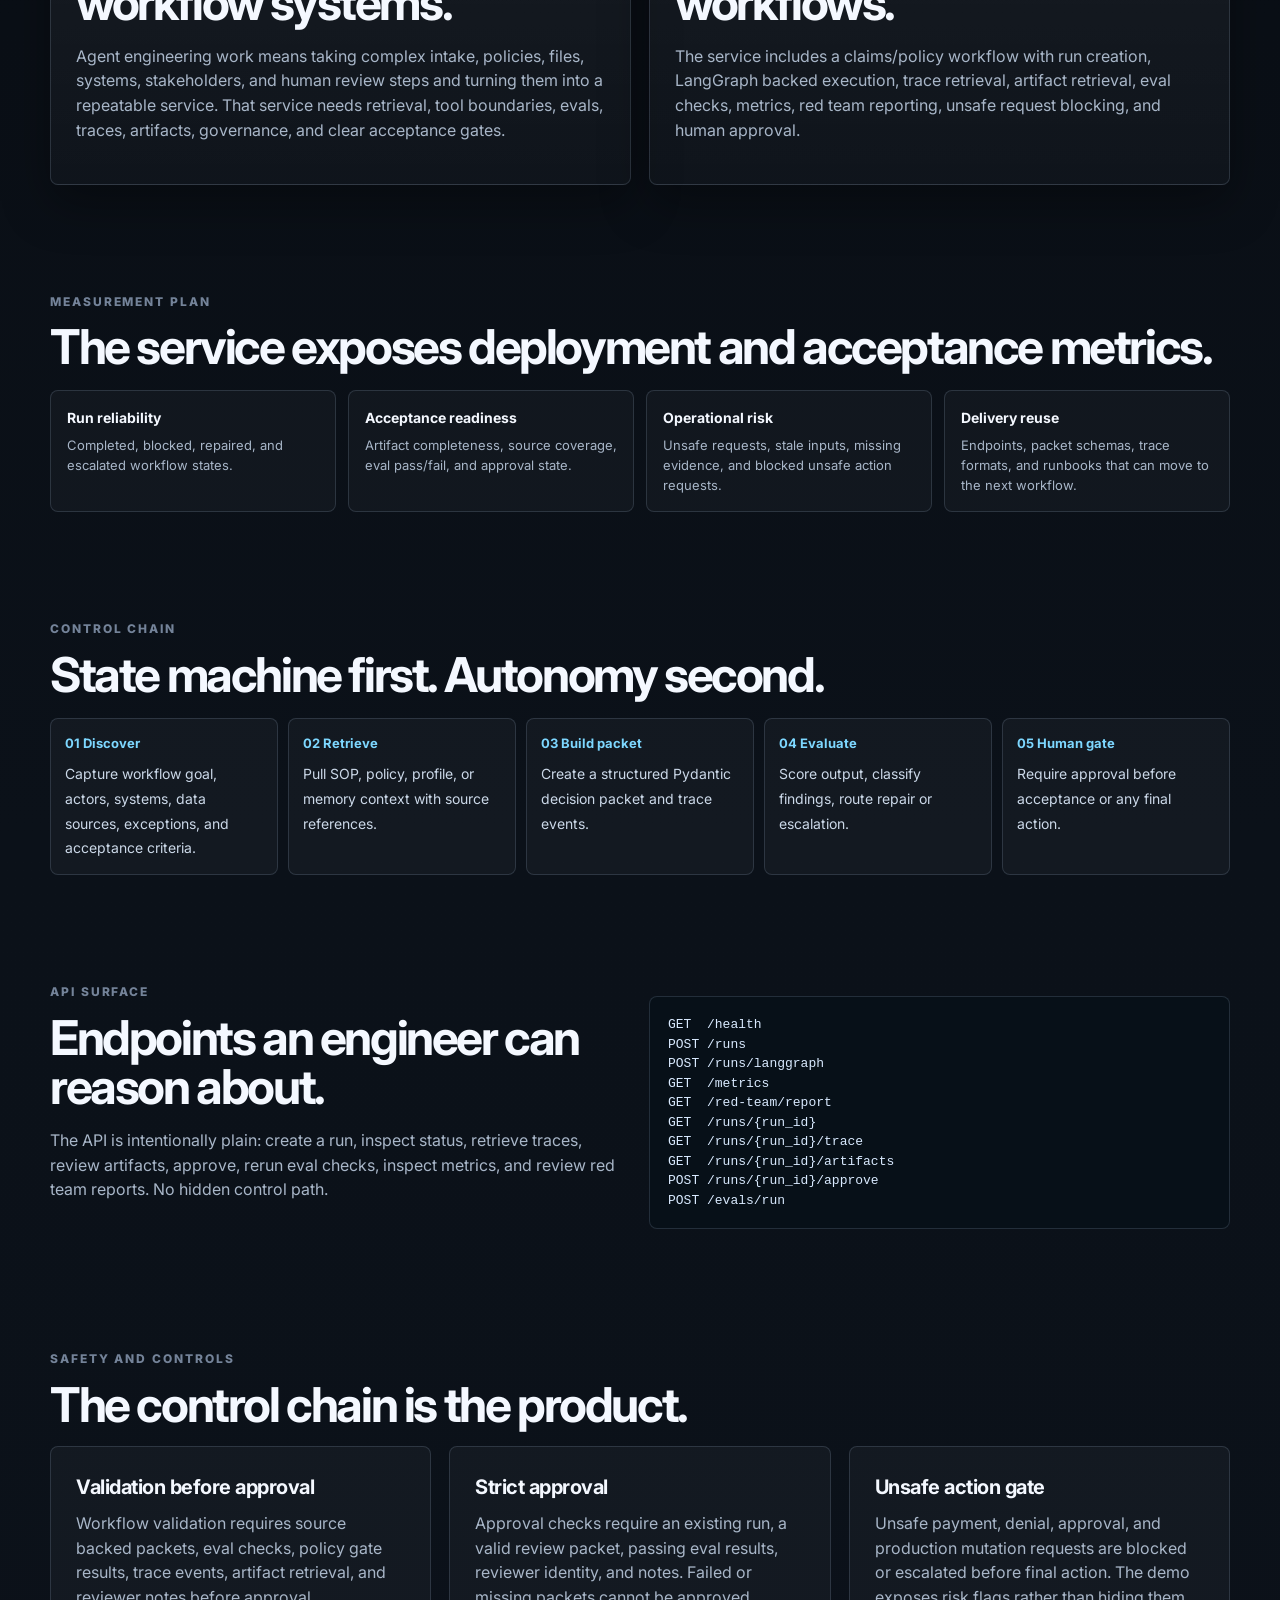
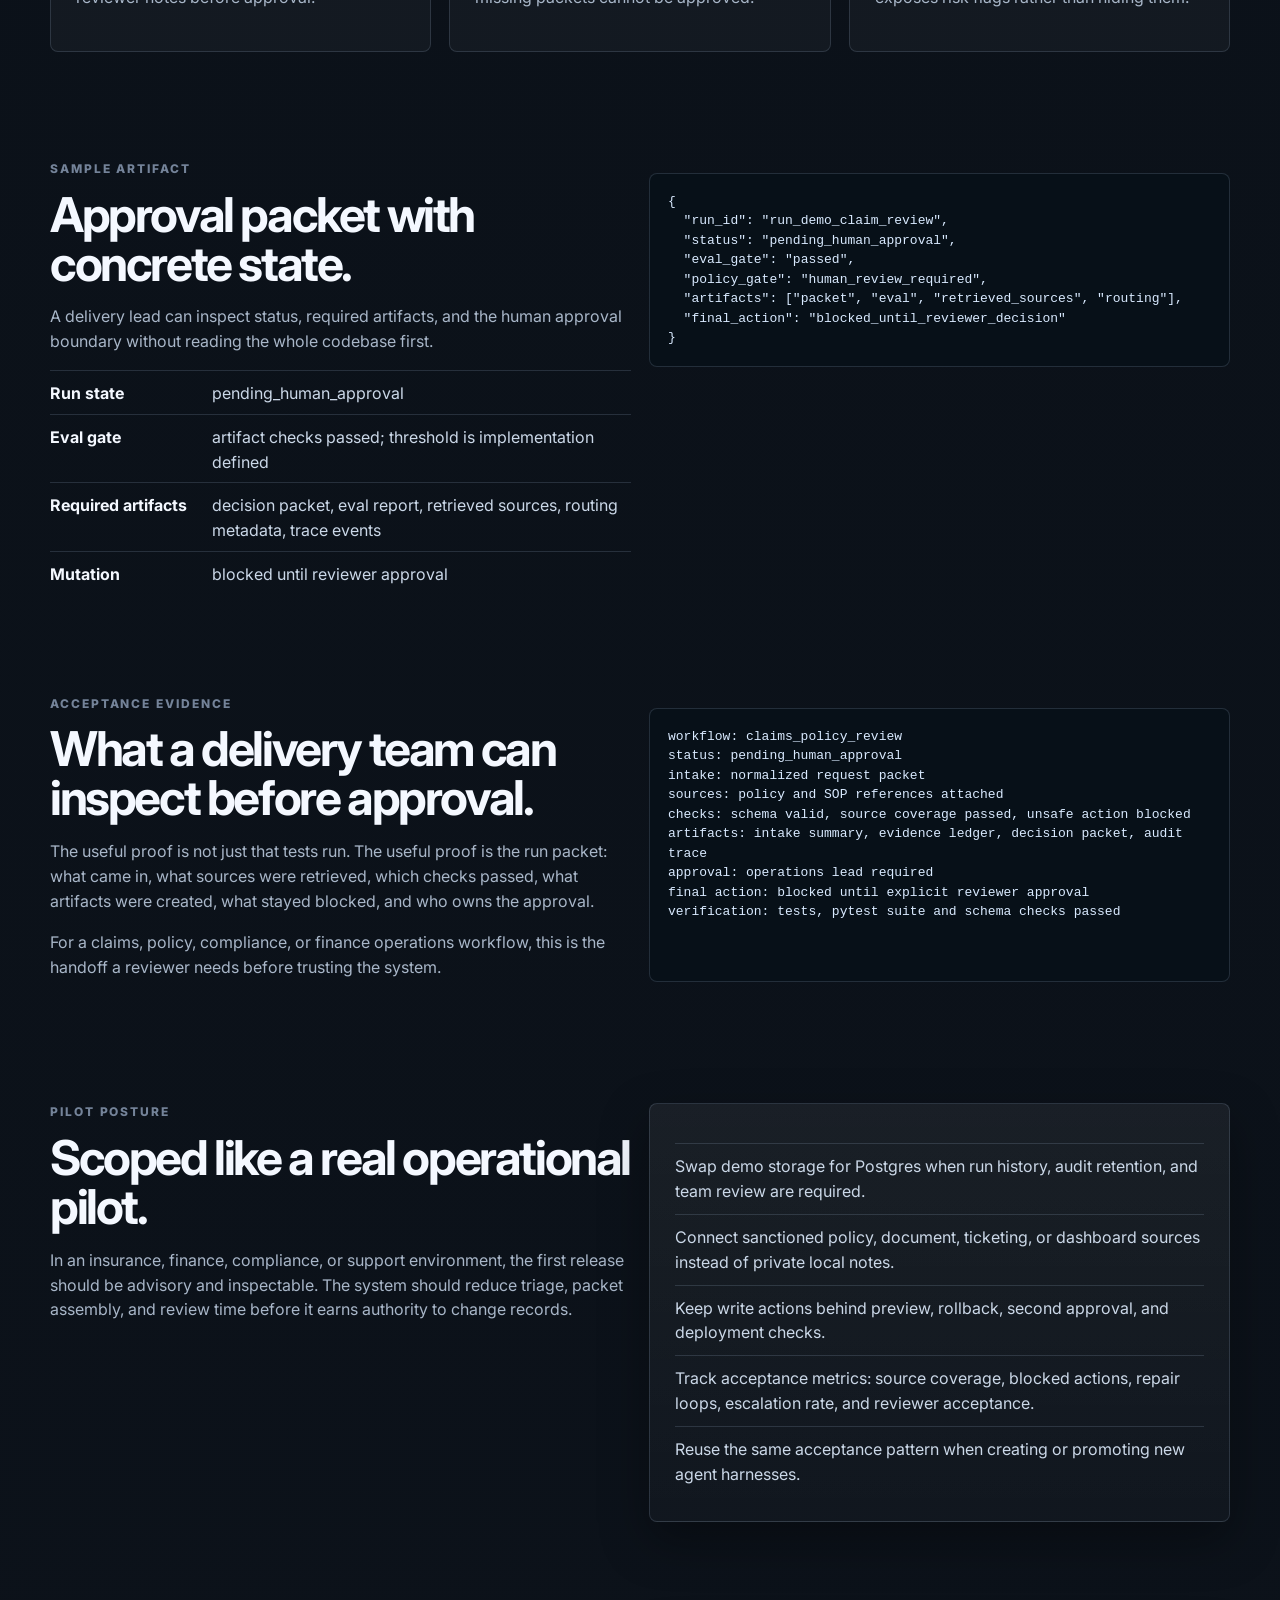
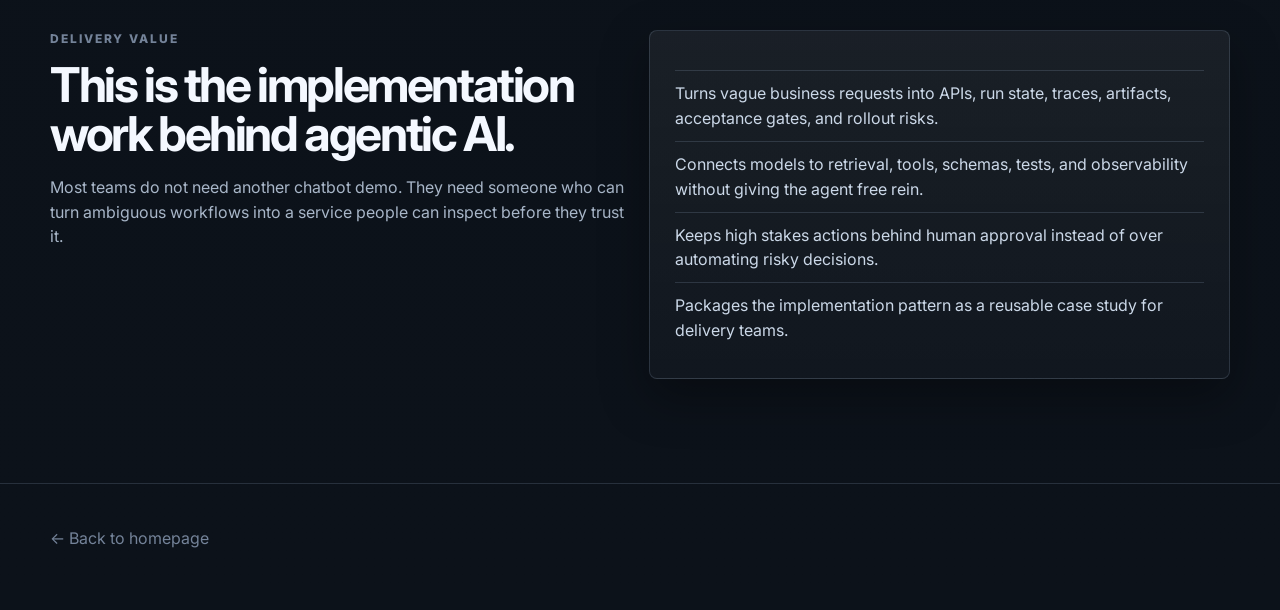
<file: projects/forward-deployed-agentic-ai-ops-kit.html>
<!doctype html>
<html lang="en"><head><meta charset="utf-8"><meta name="viewport" content="width=device-width, initial-scale=1"><title>Case study | Agentic Workflow Ops Service</title><meta name="description" content="LangGraph backed AI workflow service with FastAPI, evals, traces, approval gates, claims/policy style workflow mapping, and dry run only governance."><meta property="og:title" content="Case study | Agentic Workflow Ops Service"><meta property="og:description" content="LangGraph backed AI workflow service with FastAPI, evals, traces, approval gates, claims/policy style workflow mapping, and dry run only governance."><meta property="og:type" content="website"><meta name="twitter:card" content="summary_large_image"><meta property="og:image" content="https://danielwilliford.github.io/assets/social-preview.png"><meta property="og:image:width" content="1200"><meta property="og:image:height" content="630"><meta property="og:image:type" content="image/png"><meta property="og:image:alt" content="Daniel Williford agentic engineering portfolio preview"><meta name="twitter:image:alt" content="Daniel Williford agentic engineering portfolio preview"><meta name="twitter:image" content="https://danielwilliford.github.io/assets/social-preview.png"><meta name="theme-color" content="#080b10"><link rel="canonical" href="https://danielwilliford.github.io/projects/forward-deployed-agentic-ai-ops-kit.html"><meta property="og:url" content="https://danielwilliford.github.io/projects/forward-deployed-agentic-ai-ops-kit.html"><link rel="icon" href="../assets/favicon.svg" type="image/svg+xml"><link rel="manifest" href="../assets/site.webmanifest"><link rel="preconnect" href="https://fonts.googleapis.com"><link rel="preconnect" href="https://fonts.gstatic.com" crossorigin><link href="https://fonts.googleapis.com/css2?family=Inter:wght@400;600;800;900&display=swap" rel="stylesheet"><link rel="stylesheet" href="../assets/style.css"><script type="application/ld+json">{"@context":"https://schema.org","@type":"TechArticle","headline":"Agentic Workflow Ops Service","name":"Agentic Workflow Ops Service","description":"FastAPI and LangGraph workflow service with evals, traces, approval gates, claims/policy-style workflow mapping, and dry-run-only governance.","author":{"@type":"Person","name":"Daniel Williford"},"inLanguage":"en","keywords":["Agent Engineering","Agentic AI","LangGraph","FastAPI","Human approval gates","Evaluation harnesses"],"about":["Agentic AI workflow service","Governed automation","Claims and policy workflow orchestration"]}</script></head>
<body>
  <a class="skip-link" href="#main-content">Skip to main content</a><nav class="nav"><div class="site-shell nav-inner"><a class="brand" href="../index.html">Daniel Williford <span>/ Agentic AI</span></a><div class="nav-links"><a href="../index.html#projects">Projects</a><a href="#role-fit">Role fit</a><a href="#control-chain">Control chain</a><a href="#evidence">Evidence</a></div></div></nav><main id="main-content" tabindex="-1">
<section class="project-hero site-shell">
      <div class="eyebrow">Local workflow system</div>
      <h1>Agentic Workflow Ops Service</h1>
      <p class="lede">Flagship runnable service: FastAPI and LangGraph workflow automation with typed contracts, retrieval, traces, eval gates, artifacts, metrics, and human approval.</p>
      <div class="badges"><span class="badge">Runnable demo</span><span class="badge">FastAPI</span><span class="badge">LangGraph</span><span class="badge">Typed contracts</span><span class="badge">Trace artifacts</span><span class="badge">Human approval</span><span class="badge">pytest</span></div><div class="actions"><a class="btn primary" href="https://github.com/danielwilliford/agentic-ai-ops-kit">Public repo</a><a class="btn" href="#evidence">Implementation evidence</a></div>
    </section>
<section class="section site-shell"><div class="callout"><div class="kicker">One minute version</div><h2>From chatbot demo to AI operations.</h2><p>I built a small but complete service that turns ambiguous business processes into controlled agentic workflows. It exposes API endpoints, uses LangGraph for stateful routing, validates outputs with eval gates, records traces and artifacts, and keeps final action held behind human approval controls.</p><p>The pattern maps directly to enterprise agent engineering work: discover a workflow, identify data and policy sources, define the decision boundary, wrap the agent in service contracts, add observability and approval gates, and package the result so delivery teams can reuse it.</p></div></section>

<section class="section site-shell" id="role-fit"><div class="kicker">Delivery pattern</div><h2>Agentic workflow service with enterprise controls.</h2><div class="grid three"><div class="card flat"><h3>Claims and policy workflow shape</h3><p>The service uses intake, SOP/policy retrieval, source backed decision packets, risk flags, and escalation gates. The same implementation pattern supports claims intake, policy interpretation, compliance review, support triage, and document intelligence workflows.</p></div><div class="card flat"><h3>Delivery assets, not a one off demo</h3><p>The output is a reusable service surface: endpoints, schemas, traces, eval checks, artifact retrieval, approval actions, metrics, red team reporting, and human approval controls.</p></div><div class="card flat"><h3>Governance from the start</h3><p>The system makes access boundaries, approval requirements, auditability, and mutation controls visible before anyone is asked to trust the agent.</p></div></div></section>
<section class="section site-shell"><div class="grid two"><div class="card"><div class="kicker">Problem</div><h2>Most AI demos stop at chat. Real teams need workflow systems.</h2><p>Agent engineering work means taking complex intake, policies, files, systems, stakeholders, and human review steps and turning them into a repeatable service. That service needs retrieval, tool boundaries, evals, traces, artifacts, governance, and clear acceptance gates.</p></div><div class="card"><div class="kicker">System</div><h2>A service wrapper around bounded agentic workflows.</h2><p>The service includes a claims/policy workflow with run creation, LangGraph backed execution, trace retrieval, artifact retrieval, eval checks, metrics, red team reporting, unsafe request blocking, and human approval.</p></div></div></section>

<section class="section site-shell"><div class="kicker">Measurement plan</div><h2>The service exposes deployment and acceptance metrics.</h2><div class="proof-strip"><div class="proof-item"><b>Run reliability</b><span>Completed, blocked, repaired, and escalated workflow states.</span></div><div class="proof-item"><b>Acceptance readiness</b><span>Artifact completeness, source coverage, eval pass/fail, and approval state.</span></div><div class="proof-item"><b>Operational risk</b><span>Unsafe requests, stale inputs, missing evidence, and blocked unsafe action requests.</span></div><div class="proof-item"><b>Delivery reuse</b><span>Endpoints, packet schemas, trace formats, and runbooks that can move to the next workflow.</span></div></div></section>
<section class="section site-shell" id="control-chain"><div class="kicker">Control chain</div><h2>State machine first. Autonomy second.</h2><div class="timeline"><div class="stage"><b>01 Discover</b><span>Capture workflow goal, actors, systems, data sources, exceptions, and acceptance criteria.</span></div><div class="stage"><b>02 Retrieve</b><span>Pull SOP, policy, profile, or memory context with source references.</span></div><div class="stage"><b>03 Build packet</b><span>Create a structured Pydantic decision packet and trace events.</span></div><div class="stage"><b>04 Evaluate</b><span>Score output, classify findings, route repair or escalation.</span></div><div class="stage"><b>05 Human gate</b><span>Require approval before acceptance or any final action.</span></div></div></section>
<section class="section site-shell"><div class="grid two"><div><div class="kicker">API surface</div><h2>Endpoints an engineer can reason about.</h2><p>The API is intentionally plain: create a run, inspect status, retrieve traces, review artifacts, approve, rerun eval checks, inspect metrics, and review red team reports. No hidden control path.</p></div><pre class="code"><code>GET  /health
POST /runs
POST /runs/langgraph
GET  /metrics
GET  /red-team/report
GET  /runs/{run_id}
GET  /runs/{run_id}/trace
GET  /runs/{run_id}/artifacts
POST /runs/{run_id}/approve
POST /evals/run</code></pre></div></section>
<section class="section site-shell"><div class="kicker">Safety and controls</div><h2>The control chain is the product.</h2><div class="grid three"><div class="card flat"><h3>Validation before approval</h3><p>Workflow validation requires source backed packets, eval checks, policy gate results, trace events, artifact retrieval, and reviewer notes before approval.</p></div><div class="card flat"><h3>Strict approval</h3><p>Approval checks require an existing run, a valid review packet, passing eval results, reviewer identity, and notes. Failed or missing packets cannot be approved.</p></div><div class="card flat"><h3>Unsafe action gate</h3><p>Unsafe payment, denial, approval, and production mutation requests are blocked or escalated before final action. The demo exposes risk flags rather than hiding them.</p></div></div></section>
<section class="section site-shell"><div class="artifact"><div><div class="kicker">Sample artifact</div><h2>Approval packet with concrete state.</h2><p>A delivery lead can inspect status, required artifacts, and the human approval boundary without reading the whole codebase first.</p><div class="mini-table"><div class="mini-row"><b>Run state</b><span>pending_human_approval</span></div><div class="mini-row"><b>Eval gate</b><span>artifact checks passed; threshold is implementation defined</span></div><div class="mini-row"><b>Required artifacts</b><span>decision packet, eval report, retrieved sources, routing metadata, trace events</span></div><div class="mini-row"><b>Mutation</b><span>blocked until reviewer approval</span></div></div></div><pre class="code"><code>{
  "run_id": "run_demo_claim_review",
  "status": "pending_human_approval",
  "eval_gate": "passed",
  "policy_gate": "human_review_required",
  "artifacts": ["packet", "eval", "retrieved_sources", "routing"],
  "final_action": "blocked_until_reviewer_decision"
}</code></pre></div></section>
<section class="section site-shell" id="evidence"><div class="grid two"><div><div class="kicker">Acceptance evidence</div><h2>What a delivery team can inspect before approval.</h2><p>The useful proof is not just that tests run. The useful proof is the run packet: what came in, what sources were retrieved, which checks passed, what artifacts were created, what stayed blocked, and who owns the approval.</p><p>For a claims, policy, compliance, or finance operations workflow, this is the handoff a reviewer needs before trusting the system.</p></div><pre class="code"><code>workflow: claims_policy_review
status: pending_human_approval
intake: normalized request packet
sources: policy and SOP references attached
checks: schema valid, source coverage passed, unsafe action blocked
artifacts: intake summary, evidence ledger, decision packet, audit trace
approval: operations lead required
final action: blocked until explicit reviewer approval
verification: tests, pytest suite and schema checks passed</code></pre></div></section>
<section class="section site-shell"><div class="grid two"><div><div class="kicker">Pilot posture</div><h2>Scoped like a real operational pilot.</h2><p>In an insurance, finance, compliance, or support environment, the first release should be advisory and inspectable. The system should reduce triage, packet assembly, and review time before it earns authority to change records.</p></div><div class="card"><ul class="clean"><li>Swap demo storage for Postgres when run history, audit retention, and team review are required.</li><li>Connect sanctioned policy, document, ticketing, or dashboard sources instead of private local notes.</li><li>Keep write actions behind preview, rollback, second approval, and deployment checks.</li><li>Track acceptance metrics: source coverage, blocked actions, repair loops, escalation rate, and reviewer acceptance.</li><li>Reuse the same acceptance pattern when creating or promoting new agent harnesses.</li></ul></div></div></section>
<section class="section site-shell"><div class="grid two"><div><div class="kicker">Delivery value</div><h2>This is the implementation work behind agentic AI.</h2><p>Most teams do not need another chatbot demo. They need someone who can turn ambiguous workflows into a service people can inspect before they trust it.</p></div><div class="card"><ul class="clean"><li>Turns vague business requests into APIs, run state, traces, artifacts, acceptance gates, and rollout risks.</li><li>Connects models to retrieval, tools, schemas, tests, and observability without giving the agent free rein.</li><li>Keeps high stakes actions behind human approval instead of over automating risky decisions.</li><li>Packages the implementation pattern as a reusable case study for delivery teams.</li></ul></div></div></section>
</main><footer class="footer"><div class="site-shell"><a href="../index.html">← Back to homepage</a></div></footer></body></html>
</file>
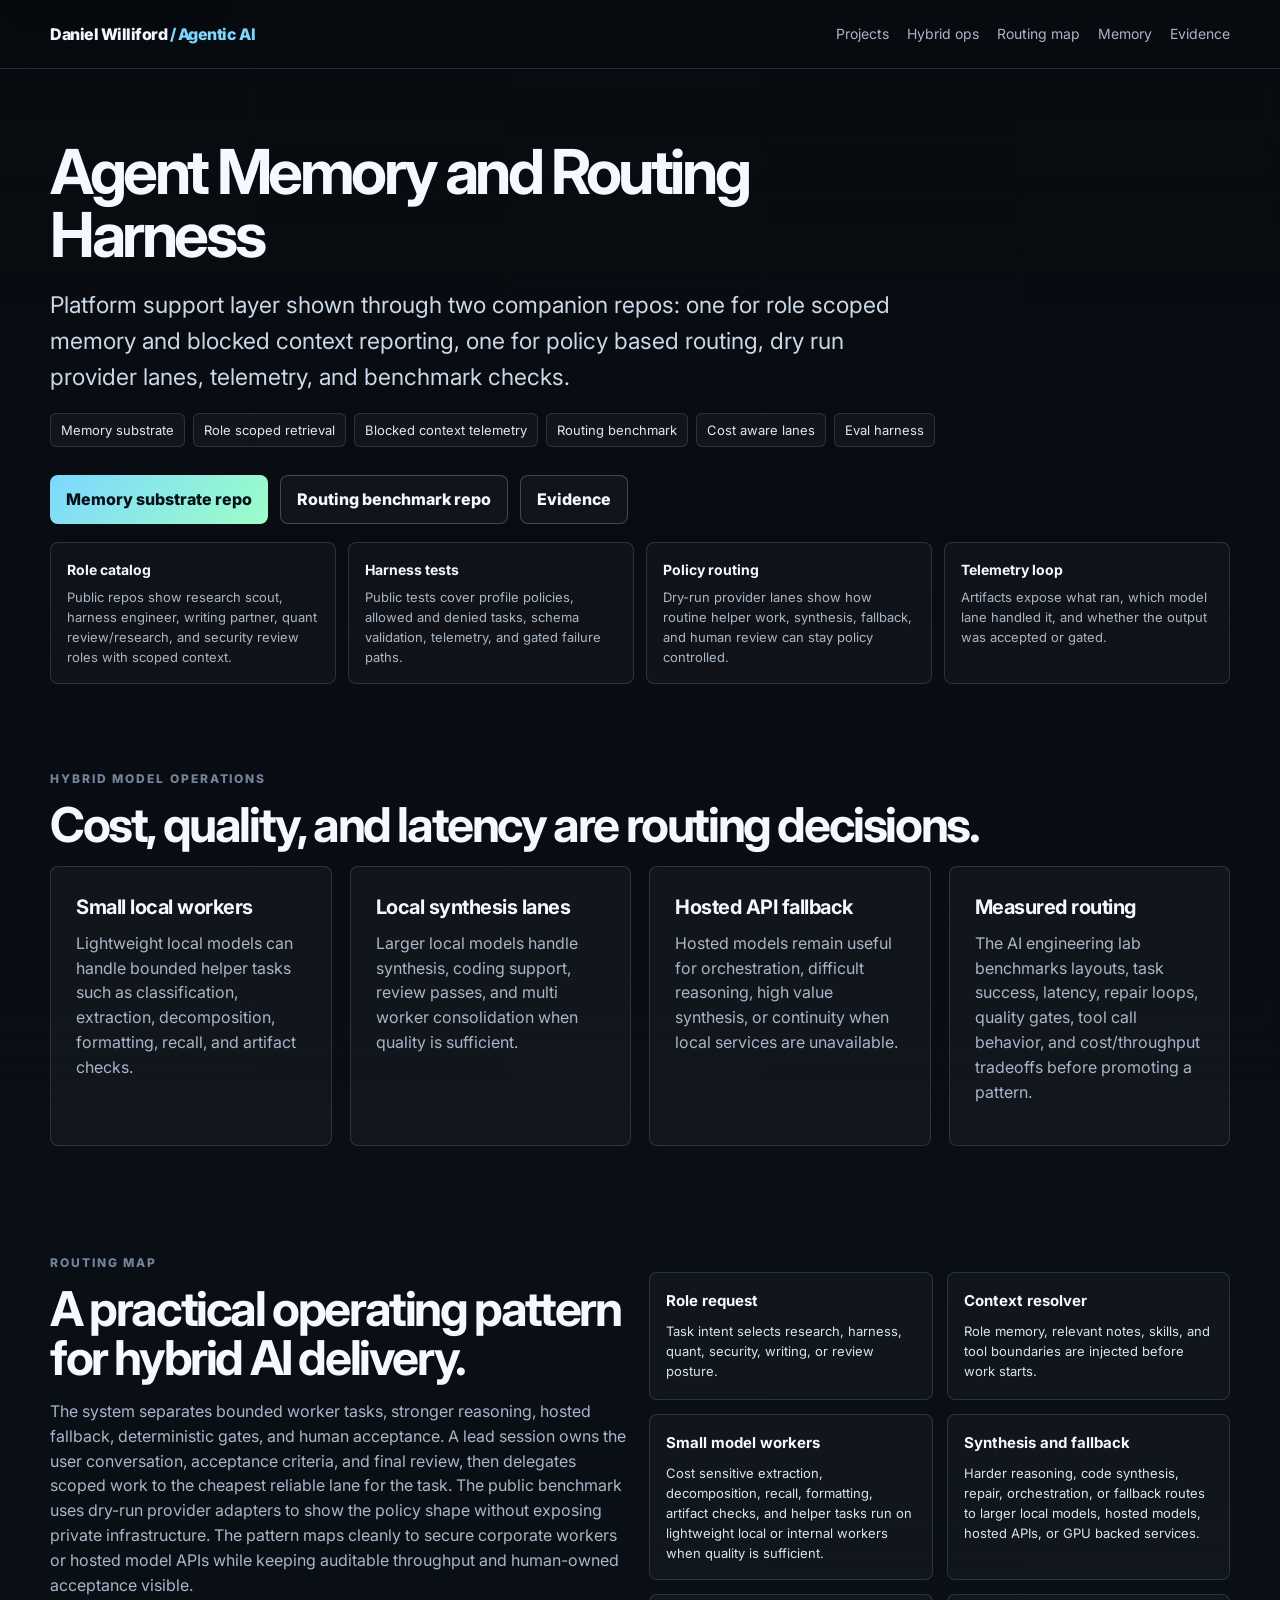
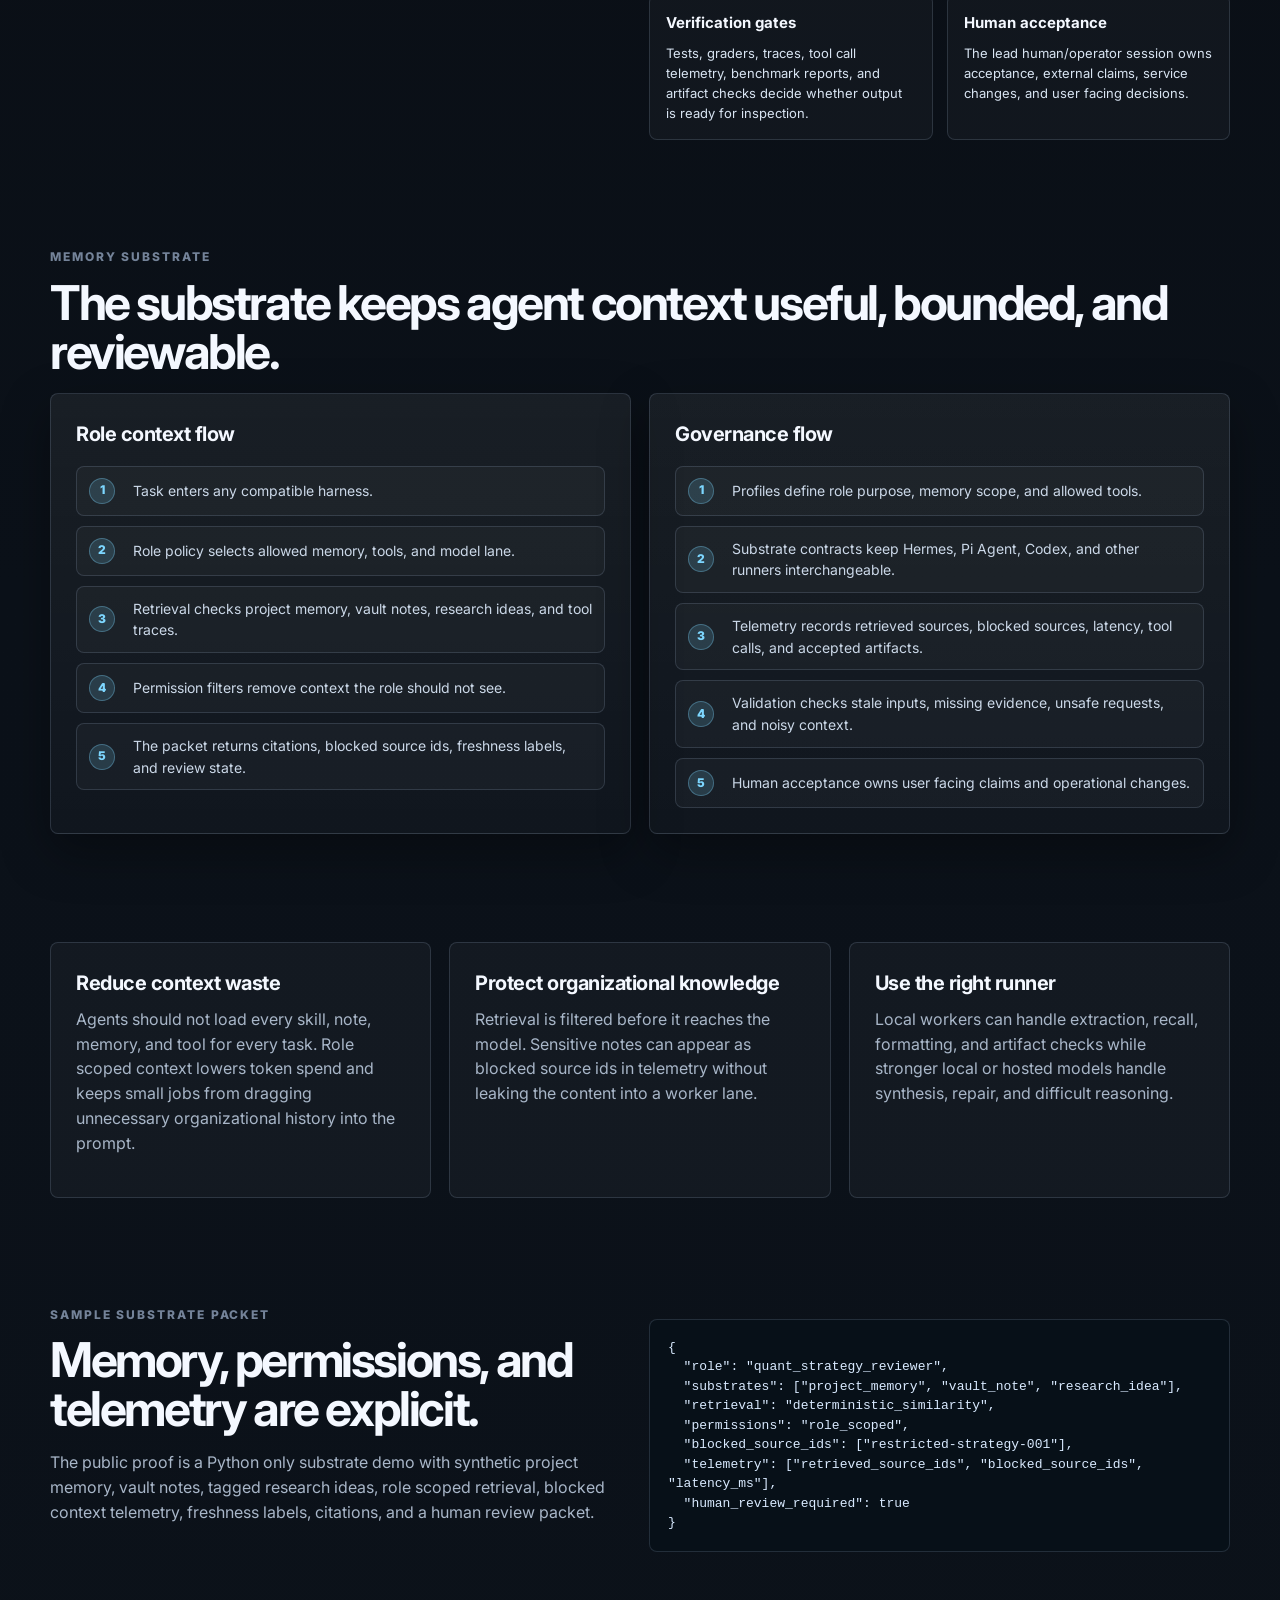
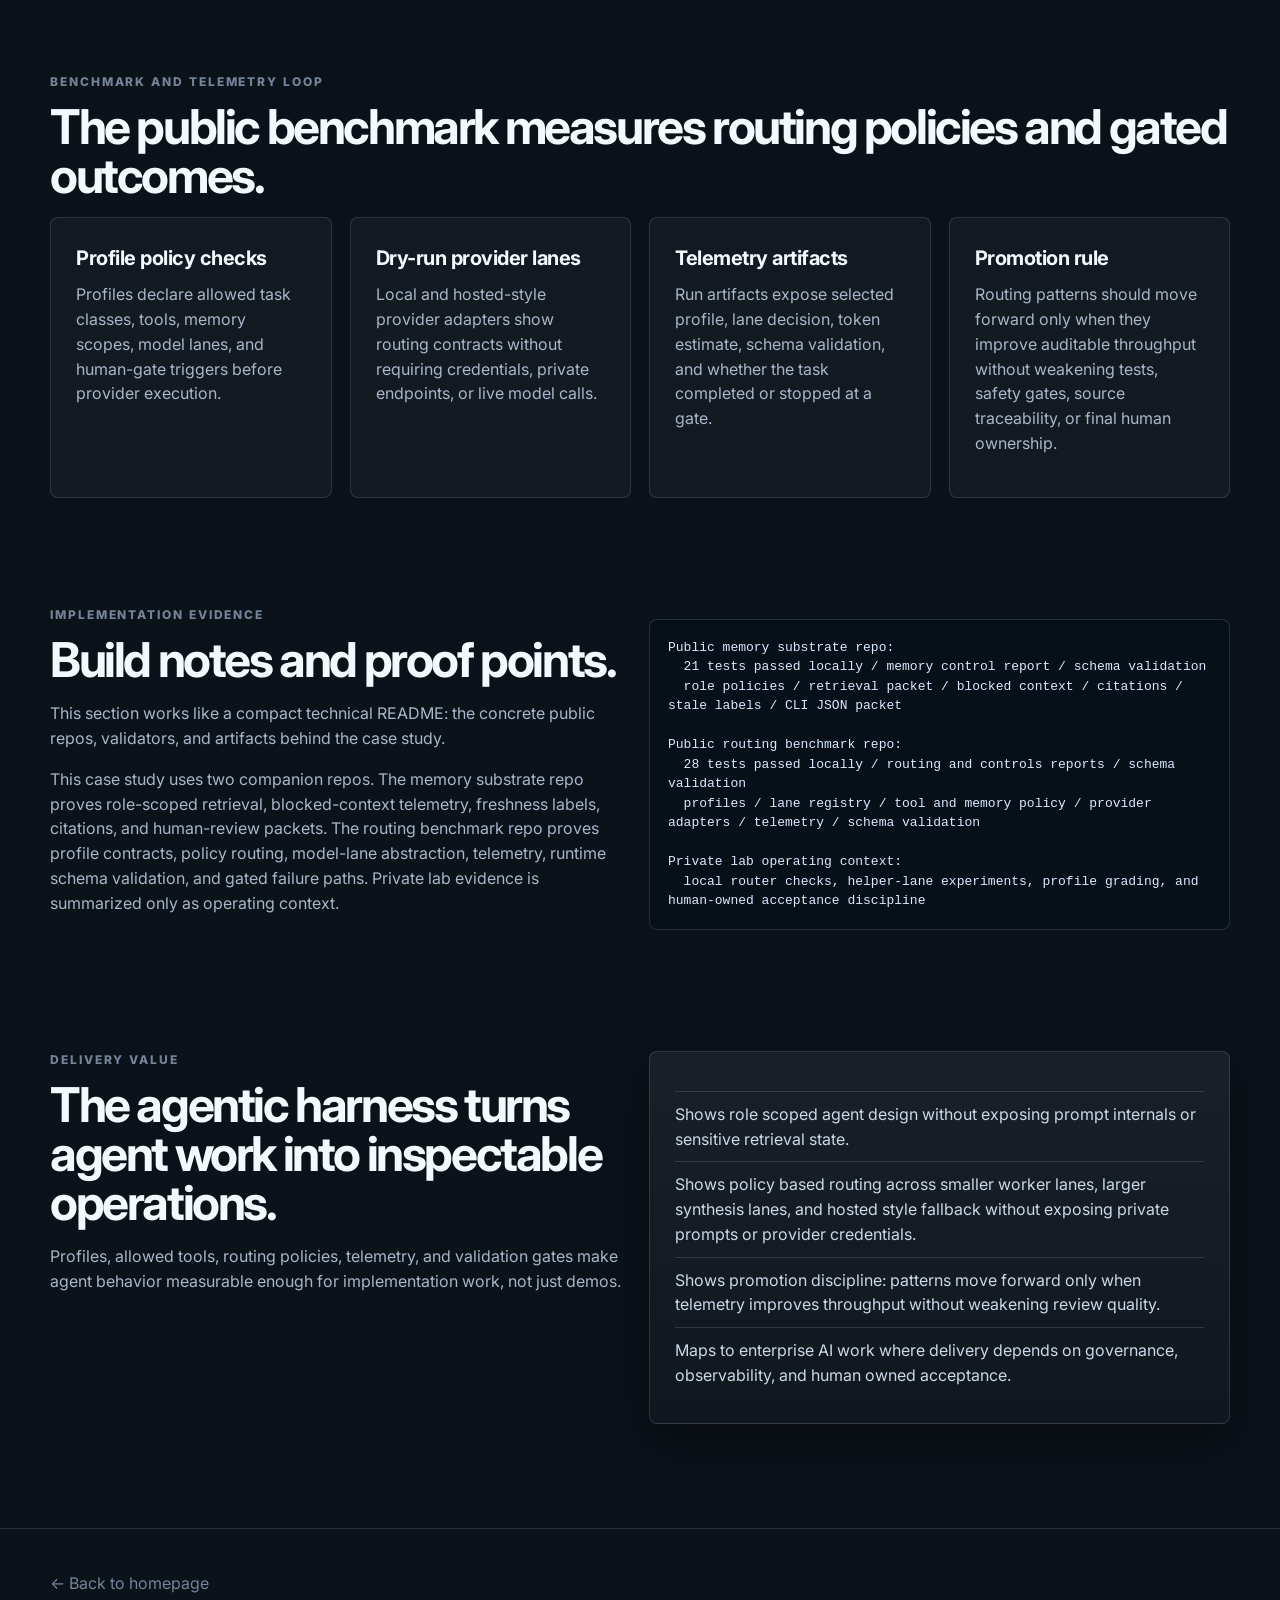
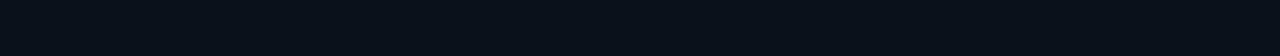
<file: projects/hermes-agent-operating-layer.html>
<!doctype html>
<html lang="en">
<head>
  <meta charset="utf-8">
  <meta name="viewport" content="width=device-width, initial-scale=1">
  <title>Agent Memory and Routing Harness | Daniel Williford</title>
  <meta name="description" content="Agentic harness and hybrid AI operating layer with role scoped profiles, deterministic context routing, policy-gated model lanes, telemetry, memory hygiene, and human owned verification.">
  <meta property="og:title" content="Agent Memory and Routing Harness | Daniel Williford">
  <meta property="og:description" content="Agentic harness and hybrid AI operating layer with role scoped profiles, deterministic context routing, policy-gated model lanes, telemetry, memory hygiene, and human owned verification.">
  <meta property="og:type" content="article">
  <meta name="twitter:card" content="summary_large_image"><meta property="og:image" content="https://danielwilliford.github.io/assets/social-preview.png"><meta property="og:image:width" content="1200"><meta property="og:image:height" content="630"><meta property="og:image:type" content="image/png"><meta property="og:image:alt" content="Daniel Williford agentic engineering portfolio preview"><meta name="twitter:image:alt" content="Daniel Williford agentic engineering portfolio preview"><meta name="twitter:image" content="https://danielwilliford.github.io/assets/social-preview.png">
  <meta name="theme-color" content="#080b10"><link rel="canonical" href="https://danielwilliford.github.io/projects/hermes-agent-operating-layer.html"><meta property="og:url" content="https://danielwilliford.github.io/projects/hermes-agent-operating-layer.html">
  <link rel="icon" href="../assets/favicon.svg" type="image/svg+xml"><link rel="manifest" href="../assets/site.webmanifest"><link rel="preconnect" href="https://fonts.googleapis.com"><link rel="preconnect" href="https://fonts.gstatic.com" crossorigin><link href="https://fonts.googleapis.com/css2?family=Inter:wght@400;600;800;900&display=swap" rel="stylesheet"><link rel="stylesheet" href="../assets/style.css">
<script type="application/ld+json">{"@context":"https://schema.org","@type":"TechArticle","headline":"Agent Memory and Routing Harness","name":"Agent Memory and Routing Harness","description":"Agentic harness and hybrid AI operating layer with role scoped profiles, deterministic context routing, policy-gated model lanes, telemetry, memory hygiene, and human owned verification.","author":{"@type":"Person","name":"Daniel Williford"},"inLanguage":"en","keywords":["Agentic operating layer","Hybrid model routing","Local LLM operations","Parallel task benchmarks","Context routing"],"about":["Role scoped agents","Hybrid AI operations","Human-owned verification"]}</script></head>
<body class="harness-page">
  <a class="skip-link" href="#main-content">Skip to main content</a>
  <nav class="nav"><div class="site-shell nav-inner"><a class="brand" href="../index.html">Daniel Williford <span>/ Agentic AI</span></a><div class="nav-links"><a href="../index.html#projects">Projects</a><a href="#hybrid-ops">Hybrid ops</a><a href="#routing-map">Routing map</a><a href="#memory-substrate">Memory</a><a href="#verification">Evidence</a></div></div></nav>
  <main id="main-content" tabindex="-1">
    <section class="project-hero site-shell">
      <h1>Agent Memory and Routing Harness</h1>
      <p class="lede">Platform support layer shown through two companion repos: one for role scoped memory and blocked context reporting, one for policy based routing, dry run provider lanes, telemetry, and benchmark checks.</p>
      <div class="badges"><span class="badge">Memory substrate</span><span class="badge">Role scoped retrieval</span><span class="badge">Blocked context telemetry</span><span class="badge">Routing benchmark</span><span class="badge">Cost aware lanes</span><span class="badge">Eval harness</span></div><div class="actions"><a class="btn primary" href="https://github.com/danielwilliford/agent-memory-substrate-demo">Memory substrate repo</a><a class="btn" href="https://github.com/danielwilliford/agent-harness-routing-benchmark">Routing benchmark repo</a><a class="btn" href="#verification">Evidence</a></div>
      <div class="proof-strip"><div class="proof-item"><b>Role catalog</b><span>Public repos show research scout, harness engineer, writing partner, quant review/research, and security review roles with scoped context.</span></div><div class="proof-item"><b>Harness tests</b><span>Public tests cover profile policies, allowed and denied tasks, schema validation, telemetry, and gated failure paths.</span></div><div class="proof-item"><b>Policy routing</b><span>Dry-run provider lanes show how routine helper work, synthesis, fallback, and human review can stay policy controlled.</span></div><div class="proof-item"><b>Telemetry loop</b><span>Artifacts expose what ran, which model lane handled it, and whether the output was accepted or gated.</span></div></div>
    </section>


    <section class="section site-shell" id="hybrid-ops">
      <div class="kicker">Hybrid model operations</div>
      <h2>Cost, quality, and latency are routing decisions.</h2>
      <div class="grid four"><div class="card flat"><h3>Small local workers</h3><p>Lightweight local models can handle bounded helper tasks such as classification, extraction, decomposition, formatting, recall, and artifact checks.</p></div><div class="card flat"><h3>Local synthesis lanes</h3><p>Larger local models handle synthesis, coding support, review passes, and multi worker consolidation when quality is sufficient.</p></div><div class="card flat"><h3>Hosted API fallback</h3><p>Hosted models remain useful for orchestration, difficult reasoning, high value synthesis, or continuity when local services are unavailable.</p></div><div class="card flat"><h3>Measured routing</h3><p>The AI engineering lab benchmarks layouts, task success, latency, repair loops, quality gates, tool call behavior, and cost/throughput tradeoffs before promoting a pattern.</p></div></div>
    </section>

    <section class="section site-shell" id="routing-map">
      <div class="grid two">
        <div>
          <div class="kicker">Routing map</div>
          <h2>A practical operating pattern for hybrid AI delivery.</h2>
          <p class="tight">The system separates bounded worker tasks, stronger reasoning, hosted fallback, deterministic gates, and human acceptance. A lead session owns the user conversation, acceptance criteria, and final review, then delegates scoped work to the cheapest reliable lane for the task. The public benchmark uses dry-run provider adapters to show the policy shape without exposing private infrastructure. The pattern maps cleanly to secure corporate workers or hosted model APIs while keeping auditable throughput and human-owned acceptance visible.</p>
        </div>
        <div class="ops-map" aria-label="Hybrid AI routing map">
          <div class="ops-node"><b>Role request</b><span>Task intent selects research, harness, quant, security, writing, or review posture.</span></div>
          <div class="ops-node"><b>Context resolver</b><span>Role memory, relevant notes, skills, and tool boundaries are injected before work starts.</span></div>
          <div class="ops-node accent"><b>Small model workers</b><span>Cost sensitive extraction, decomposition, recall, formatting, artifact checks, and helper tasks run on lightweight local or internal workers when quality is sufficient.</span></div>
          <div class="ops-node accent"><b>Synthesis and fallback</b><span>Harder reasoning, code synthesis, repair, orchestration, or fallback routes to larger local models, hosted models, hosted APIs, or GPU backed services.</span></div>
          <div class="ops-node warn"><b>Verification gates</b><span>Tests, graders, traces, tool call telemetry, benchmark reports, and artifact checks decide whether output is ready for inspection.</span></div>
          <div class="ops-node warn"><b>Human acceptance</b><span>The lead human/operator session owns acceptance, external claims, service changes, and user facing decisions.</span></div>
        </div>
      </div>
    </section>

    <section class="section site-shell" id="memory-substrate">
      <div class="kicker">Memory substrate</div>
      <h2>The substrate keeps agent context useful, bounded, and reviewable.</h2>
      <div class="grid two"><div class="card"><h3>Role context flow</h3><div class="flow"><div class="step"><span class="num">1</span>Task enters any compatible harness.</div><div class="step"><span class="num">2</span>Role policy selects allowed memory, tools, and model lane.</div><div class="step"><span class="num">3</span>Retrieval checks project memory, vault notes, research ideas, and tool traces.</div><div class="step"><span class="num">4</span>Permission filters remove context the role should not see.</div><div class="step"><span class="num">5</span>The packet returns citations, blocked source ids, freshness labels, and review state.</div></div></div><div class="card"><h3>Governance flow</h3><div class="flow"><div class="step"><span class="num">1</span>Profiles define role purpose, memory scope, and allowed tools.</div><div class="step"><span class="num">2</span>Substrate contracts keep Hermes, Pi Agent, Codex, and other runners interchangeable.</div><div class="step"><span class="num">3</span>Telemetry records retrieved sources, blocked sources, latency, tool calls, and accepted artifacts.</div><div class="step"><span class="num">4</span>Validation checks stale inputs, missing evidence, unsafe requests, and noisy context.</div><div class="step"><span class="num">5</span>Human acceptance owns user facing claims and operational changes.</div></div></div></div>
    </section>

    <section class="section site-shell">
      <div class="grid three"><div class="card flat"><h3>Reduce context waste</h3><p>Agents should not load every skill, note, memory, and tool for every task. Role scoped context lowers token spend and keeps small jobs from dragging unnecessary organizational history into the prompt.</p></div><div class="card flat"><h3>Protect organizational knowledge</h3><p>Retrieval is filtered before it reaches the model. Sensitive notes can appear as blocked source ids in telemetry without leaking the content into a worker lane.</p></div><div class="card flat"><h3>Use the right runner</h3><p>Local workers can handle extraction, recall, formatting, and artifact checks while stronger local or hosted models handle synthesis, repair, and difficult reasoning.</p></div></div>
    </section>

    <section class="section site-shell">
      <div class="grid two">
        <div><div class="kicker">Sample substrate packet</div><h2>Memory, permissions, and telemetry are explicit.</h2><p>The public proof is a Python only substrate demo with synthetic project memory, vault notes, tagged research ideas, role scoped retrieval, blocked context telemetry, freshness labels, citations, and a human review packet.</p></div>
        <pre class="code"><code>{
  "role": "quant_strategy_reviewer",
  "substrates": ["project_memory", "vault_note", "research_idea"],
  "retrieval": "deterministic_similarity",
  "permissions": "role_scoped",
  "blocked_source_ids": ["restricted-strategy-001"],
  "telemetry": ["retrieved_source_ids", "blocked_source_ids", "latency_ms"],
  "human_review_required": true
}</code></pre>
      </div>
    </section>

    <section class="section site-shell" id="benchmark-proof"><div class="kicker">Benchmark and telemetry loop</div><h2>The public benchmark measures routing policies and gated outcomes.</h2><div class="grid four"><div class="card flat"><h3>Profile policy checks</h3><p>Profiles declare allowed task classes, tools, memory scopes, model lanes, and human-gate triggers before provider execution.</p></div><div class="card flat"><h3>Dry-run provider lanes</h3><p>Local and hosted-style provider adapters show routing contracts without requiring credentials, private endpoints, or live model calls.</p></div><div class="card flat"><h3>Telemetry artifacts</h3><p>Run artifacts expose selected profile, lane decision, token estimate, schema validation, and whether the task completed or stopped at a gate.</p></div><div class="card flat"><h3>Promotion rule</h3><p>Routing patterns should move forward only when they improve auditable throughput without weakening tests, safety gates, source traceability, or final human ownership.</p></div></div></section>

    <section class="section site-shell" id="verification">
      <div class="grid two">
        <div><div class="kicker">Implementation evidence</div><h2>Build notes and proof points.</h2><p>This section works like a compact technical README: the concrete public repos, validators, and artifacts behind the case study.</p><p>This case study uses two companion repos. The memory substrate repo proves role-scoped retrieval, blocked-context telemetry, freshness labels, citations, and human-review packets. The routing benchmark repo proves profile contracts, policy routing, model-lane abstraction, telemetry, runtime schema validation, and gated failure paths. Private lab evidence is summarized only as operating context.</p></div>
        <pre class="code"><code>Public memory substrate repo:
  21 tests passed locally / memory control report / schema validation
  role policies / retrieval packet / blocked context / citations / stale labels / CLI JSON packet

Public routing benchmark repo:
  28 tests passed locally / routing and controls reports / schema validation
  profiles / lane registry / tool and memory policy / provider adapters / telemetry / schema validation

Private lab operating context:
  local router checks, helper-lane experiments, profile grading, and human-owned acceptance discipline</code></pre>
      </div>
    </section>



    <section class="section site-shell">
      <div class="grid two">
        <div>
          <div class="kicker">Delivery value</div>
          <h2>The agentic harness turns agent work into inspectable operations.</h2>
          <p>Profiles, allowed tools, routing policies, telemetry, and validation gates make agent behavior measurable enough for implementation work, not just demos.</p>
        </div>
        <div class="card">
          <ul class="clean"><li>Shows role scoped agent design without exposing prompt internals or sensitive retrieval state.</li><li>Shows policy based routing across smaller worker lanes, larger synthesis lanes, and hosted style fallback without exposing private prompts or provider credentials.</li><li>Shows promotion discipline: patterns move forward only when telemetry improves throughput without weakening review quality.</li><li>Maps to enterprise AI work where delivery depends on governance, observability, and human owned acceptance.</li></ul>
        </div>
      </div>
    </section>
  </main>
  <footer class="footer"><div class="site-shell"><a href="../index.html">← Back to homepage</a></div></footer>
</body>
</html>
</file>
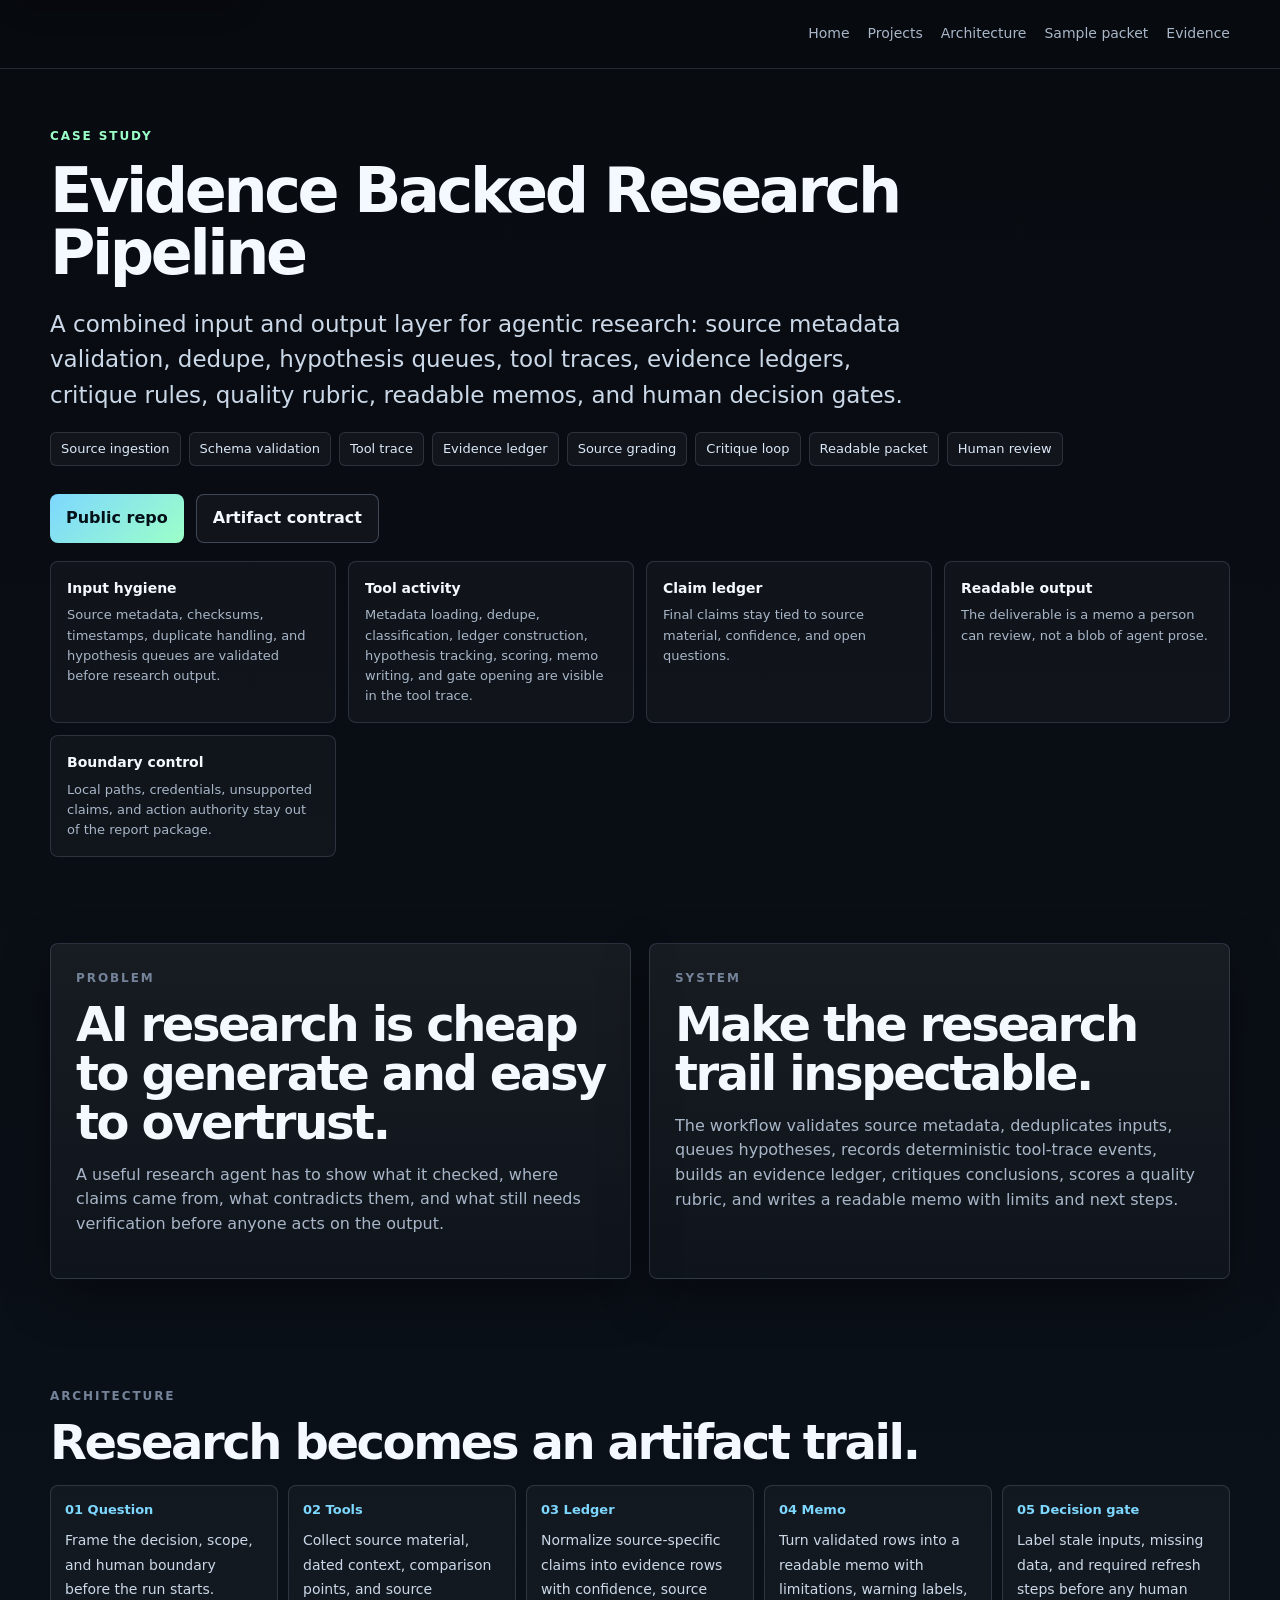
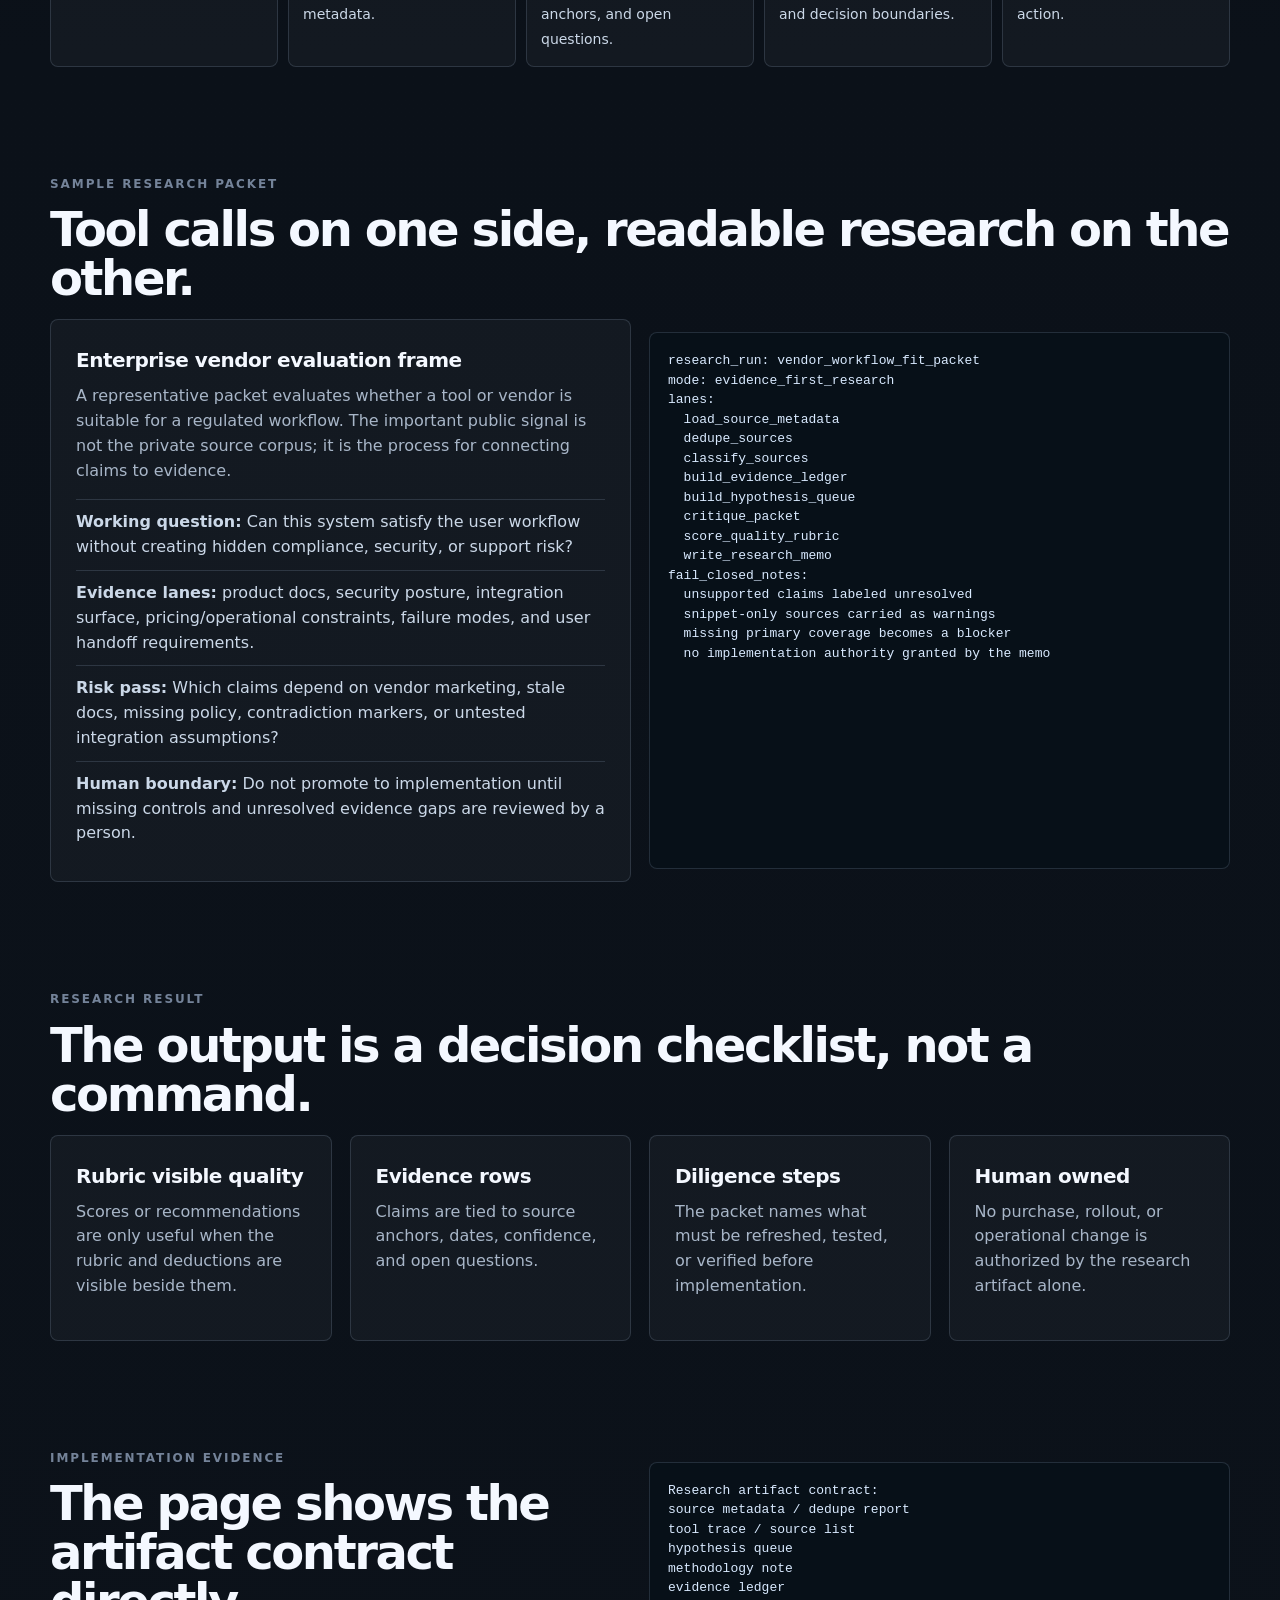
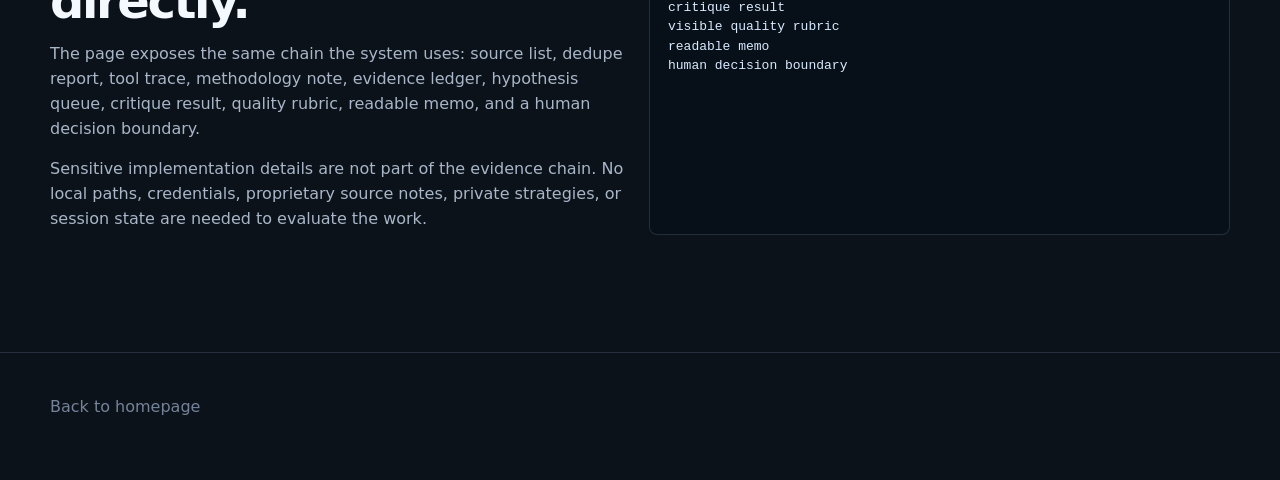
<file: projects/research-source-ingestion-pipeline.html>
<!doctype html>
<html lang="en">
<head>
  <meta charset="utf-8">
  <meta name="viewport" content="width=device-width, initial-scale=1">
  <meta name="robots" content="noindex">
  <meta http-equiv="refresh" content="0; url=evidence-backed-research-pipeline.html">
  <link rel="canonical" href="https://danielwilliford.github.io/projects/evidence-backed-research-pipeline.html">
  <title>Archived | Research Source Ingestion</title>
</head>
<body>
  <main>
    <h1>Research Source Ingestion Has Moved</h1>
    <p>This archived case has been folded into the combined Evidence Backed Research Pipeline.</p>
    <p><a href="evidence-backed-research-pipeline.html">Open the combined research evidence case study</a>.</p>
  </main>
</body>
</html>
</file>
<file: assets/style.css>
:root{
  --bg:#080b10; --bg2:#0c121a; --panel:#101821; --panel2:#141f2b; --ink:#f4f8ff; --muted:#a8b6c8; --soft:#748399;
  --line:rgba(181,205,235,.16); --line2:rgba(181,205,235,.28); --accent:#7dd7ff; --accent2:#9cffc8; --warn:#ffd166;
  --shadow:0 18px 48px rgba(0,0,0,.34); --r:8px; --mono:ui-monospace,SFMono-Regular,Menlo,Consolas,monospace;
}
*{box-sizing:border-box} html{scroll-behavior:smooth}.skip-link{position:absolute;left:20px;top:12px;z-index:2000;transform:translateY(-140%);background:#f4f8ff;color:#041018;border-radius:8px;padding:10px 14px;font-weight:850;box-shadow:0 10px 28px rgba(0,0,0,.35)}.skip-link:focus{transform:translateY(0)}:focus-visible{outline:3px solid var(--accent);outline-offset:3px} html{scroll-padding-top:88px} body{margin:0;background:linear-gradient(180deg,#080b10 0%,#0b1119 45%,#0c121a 100%);color:var(--ink);font-family:Inter,ui-sans-serif,system-ui,-apple-system,BlinkMacSystemFont,"Segoe UI",sans-serif;line-height:1.55} a{color:inherit;text-decoration:none} a:hover{color:var(--accent)} .site-shell{width:min(1180px,calc(100% - 40px));margin:0 auto}.nav{position:sticky;top:0;z-index:20;background:rgba(8,11,16,.78);border-bottom:1px solid var(--line);backdrop-filter:blur(18px)}.nav-inner{min-height:68px;display:flex;align-items:center;justify-content:space-between;gap:18px}.brand{font-weight:820;letter-spacing:-.03em}.brand span{color:var(--accent)}.nav-links{display:flex;gap:18px;flex-wrap:wrap;color:var(--muted);font-size:14px}.hero{padding:82px 0 46px}.eyebrow,.kicker{color:var(--accent2);text-transform:uppercase;letter-spacing:.16em;font-size:12px;font-weight:800}.kicker{color:var(--soft);margin-bottom:12px}h1{font-size:clamp(44px,7vw,84px);line-height:.94;letter-spacing:-.075em;max-width:1010px;margin:14px 0 22px}h2{font-size:clamp(28px,4vw,48px);line-height:1.02;letter-spacing:-.05em;margin:0 0 16px}h3{font-size:20px;letter-spacing:-.025em;margin:0 0 8px}p{color:var(--muted);margin:0 0 16px}.lede{font-size:clamp(18px,2vw,23px);max-width:865px;color:#cbd8e8}.tight{max-width:760px}.actions{display:flex;flex-wrap:wrap;gap:12px;margin-top:28px}.btn{display:inline-flex;align-items:center;gap:8px;min-height:44px;border:1px solid var(--line2);border-radius:8px;padding:11px 16px;font-weight:800;background:rgba(255,255,255,.035)}.btn.primary{background:linear-gradient(135deg,var(--accent),var(--accent2));color:#041018;border:0}.grid{display:grid;gap:18px}.grid.two{grid-template-columns:repeat(2,minmax(0,1fr))}.grid.three{grid-template-columns:repeat(3,minmax(0,1fr))}.grid.four{grid-template-columns:repeat(4,minmax(0,1fr))}.section{padding:54px 0}.card{background:linear-gradient(180deg,rgba(255,255,255,.06),rgba(255,255,255,.025));border:1px solid var(--line);border-radius:var(--r);padding:25px;box-shadow:var(--shadow)}.card.flat{box-shadow:none;background:rgba(255,255,255,.035)}.card.feature{position:relative;overflow:hidden}.card.feature:before{content:"";position:absolute;inset:0 0 auto 0;height:3px;background:linear-gradient(90deg,var(--accent),var(--accent2))}.badges{display:flex;flex-wrap:wrap;gap:8px;margin-top:18px}.badge,.rank{border:1px solid var(--line);background:rgba(255,255,255,.04);color:#dbe8f8;border-radius:6px;padding:6px 10px;font-size:13px}.rank{display:inline-block;border:0;background:linear-gradient(135deg,var(--accent),var(--accent2));color:#041018;font-weight:850;margin-bottom:12px}.metric-row{display:grid;grid-template-columns:repeat(4,1fr);gap:12px;margin-top:28px}.metric{border:1px solid var(--line);border-radius:8px;padding:18px;background:rgba(255,255,255,.04)}.metric strong{display:block;font-size:30px;line-height:1;letter-spacing:-.05em}.metric span{display:block;color:var(--muted);font-size:13px;margin-top:6px}ul.clean{list-style:none;margin:14px 0 0;padding:0}ul.clean li{padding:10px 0;border-top:1px solid var(--line);color:#cbd8e8}.visual-frame{border:1px solid var(--line);border-radius:8px;overflow:hidden;background:#071018;box-shadow:var(--shadow)}.visual-frame img{display:block;width:100%;height:auto}.caption{font-size:13px;color:var(--soft);margin:12px 4px 0}.code{font-family:var(--mono);background:#071018;border:1px solid var(--line);border-radius:8px;padding:18px;overflow:auto;color:#d9eaff;font-size:13px;line-height:1.5;max-width:100%}.code code{white-space:pre-wrap;overflow-wrap:anywhere}.proofbar{display:grid;grid-template-columns:1.1fr .9fr;gap:18px;align-items:stretch}.callout{border:1px solid rgba(125,215,255,.35);background:linear-gradient(180deg,rgba(125,215,255,.09),rgba(156,255,200,.04));border-radius:var(--r);padding:24px}.timeline{display:grid;grid-template-columns:repeat(5,1fr);gap:10px;margin-top:18px}.stage{border:1px solid var(--line);border-radius:8px;padding:14px;background:rgba(255,255,255,.035);min-height:120px}.stage b{display:block;color:var(--accent);font-size:13px;margin-bottom:8px}.stage span{color:#cbd8e8;font-size:14px}.artifact{display:grid;grid-template-columns:1fr 1fr;gap:18px;align-items:start}.mini-table{display:grid;gap:8px}.mini-row{display:grid;grid-template-columns:150px 1fr;gap:12px;border-top:1px solid var(--line);padding-top:10px;color:#cbd8e8}.mini-row b{color:var(--ink)}.contact-grid{display:grid;grid-template-columns:repeat(2,minmax(0,1fr));gap:8px 18px;margin:18px 0}.contact-grid p{margin:0}.contact-grid strong{color:var(--ink)}.notice{border-left:3px solid var(--warn);padding:14px 16px;background:rgba(255,209,102,.08);border-radius:8px;color:#f7e8b8}.footer{padding:42px 0 60px;color:var(--soft);border-top:1px solid var(--line);margin-top:50px}.project-hero{padding:58px 0 32px}.project-hero h1{font-size:clamp(36px,5vw,62px);line-height:1.01;letter-spacing:-.055em;max-width:860px}.split-title{display:grid;grid-template-columns:1fr .82fr;gap:24px;align-items:end}.screen{border:1px solid var(--line);border-radius:8px;background:#071018;box-shadow:var(--shadow);overflow:hidden}.screen-top{height:38px;border-bottom:1px solid var(--line);display:flex;align-items:center;gap:7px;padding:0 13px}.dot{width:9px;height:9px;border-radius:99px;background:var(--soft)}.dot:nth-child(2){background:var(--warn)}.dot:nth-child(3){background:var(--accent2)}.screen-body{padding:18px;font-family:var(--mono);font-size:13px;color:#d9eaff}.green{color:var(--accent2)}.blue{color:var(--accent)}@media(max-width:980px){.grid.four,.timeline,.proofbar,.split-title,.artifact{grid-template-columns:1fr}.grid.three{grid-template-columns:1fr 1fr}}@media(max-width:820px){.grid.two,.grid.three,.metric-row,.contact-grid{grid-template-columns:1fr}.nav-inner{align-items:flex-start;flex-direction:column;padding:14px 0}.hero{padding-top:50px}h1{letter-spacing:-.055em}}

.visual-frame.visual-zoom{display:block;width:100%;padding:0;text-align:left;cursor:zoom-in;position:relative;background:transparent;color:inherit}.visual-frame.visual-zoom:focus-visible{outline:3px solid var(--accent);outline-offset:4px}.zoom-hint{position:absolute;right:14px;bottom:14px;border:1px solid rgba(255,255,255,.18);background:rgba(0,0,0,.62);backdrop-filter:blur(10px);color:#f8fbff;border-radius:6px;padding:7px 10px;font-size:12px;font-weight:800;letter-spacing:.02em}.lightbox{position:fixed;inset:0;z-index:1000;display:none;align-items:center;justify-content:center;padding:32px;background:rgba(0,0,0,.84);backdrop-filter:blur(12px)}.lightbox.open{display:flex}.lightbox img{max-width:min(94vw,1500px);max-height:88vh;border-radius:8px;border:1px solid rgba(255,255,255,.16);box-shadow:0 35px 120px rgba(0,0,0,.75);object-fit:contain;background:#050505}.lightbox-close{position:fixed;top:22px;right:24px;width:46px;height:46px;border-radius:999px;border:1px solid rgba(255,255,255,.2);background:rgba(10,10,10,.7);color:white;font-size:30px;line-height:1;cursor:pointer}.lightbox-close:focus-visible{outline:3px solid var(--accent);outline-offset:3px}.no-scroll{overflow:hidden}@media(max-width:720px){.lightbox{padding:14px}.zoom-hint{font-size:11px;right:10px;bottom:10px}.lightbox-close{top:12px;right:12px}}


.proof-strip{display:grid;grid-template-columns:repeat(4,minmax(0,1fr));gap:12px;margin-top:18px}.proof-item{border:1px solid var(--line);background:rgba(255,255,255,.03);border-radius:8px;padding:16px}.proof-item b{display:block;color:var(--ink);font-size:14px;margin-bottom:6px}.proof-item span{display:block;color:var(--muted);font-size:13px}.mt{margin-top:18px}
.flow{display:grid;gap:10px;margin-top:16px}.step{display:grid;grid-template-columns:34px 1fr;gap:10px;align-items:center;border:1px solid var(--line);border-radius:8px;background:rgba(255,255,255,.032);padding:11px 12px;color:#cbd8e8;font-size:14px}.num{display:inline-flex;align-items:center;justify-content:center;width:26px;height:26px;border-radius:999px;background:rgba(125,215,255,.16);border:1px solid rgba(125,215,255,.32);color:var(--accent);font-size:12px;font-weight:850}.ops-map{display:grid;grid-template-columns:1fr 1fr;gap:14px;margin-top:18px}.ops-node{border:1px solid var(--line);border-radius:8px;background:rgba(255,255,255,.032);padding:16px;min-height:128px}.ops-node.wide{grid-column:1/-1}.ops-node b{display:block;color:var(--ink);font-size:15px;margin-bottom:8px}.ops-node span{display:block;color:#d8e4f2;font-size:13px}.ops-node.accent,.ops-node.warn{border-color:var(--line);background:rgba(255,255,255,.032)}@media(max-width:820px){.proof-strip{grid-template-columns:1fr}.ops-map{grid-template-columns:1fr}.ops-node.wide{grid-column:auto}}

.match-table{border:1px solid var(--line);border-radius:8px;overflow:hidden;background:rgba(255,255,255,.025)}.match-row{display:grid;grid-template-columns:.72fr 1.28fr;gap:18px;padding:15px 18px;border-top:1px solid var(--line);color:#cbd8e8}.match-row:first-child{border-top:0}.match-row span:first-child,.match-row b{color:var(--ink)}.match-head{background:rgba(255,255,255,.045);color:var(--ink);font-size:14px;text-transform:uppercase;letter-spacing:.08em}.print-hide{display:flex}@media(max-width:820px){.match-row{grid-template-columns:1fr;gap:6px}}@media print{@page{size:Letter;margin:.45in}body{background:#fff;color:#111;font-size:10px;line-height:1.35}.skip-link,.nav,.footer,.print-hide,.actions:not(.print-keep),.badges{display:none!important}.site-shell{width:100%;max-width:none}.project-hero,.section{padding:8px 0}.card,.card.flat,.callout,.metric,.proof-item,.match-table{box-shadow:none;background:#fff;border-color:#c7c7c7}.card,.card.flat,.callout,.metric,.proof-item{padding:10px}.eyebrow,.kicker,.brand span,.green,.blue{color:#333}.eyebrow,.kicker{font-size:9px;letter-spacing:.08em;margin-bottom:5px}h1{font-size:26px;line-height:1;letter-spacing:-.02em;margin:6px 0 8px}h2{font-size:16px;line-height:1.08;letter-spacing:-.01em;margin:0 0 7px}h3{font-size:12px;margin:0 0 4px}p{margin:0 0 7px}.lede{font-size:11px;line-height:1.35}.grid{gap:8px}.grid.three,.grid.two,.grid.four,.proof-strip,.metric-row{grid-template-columns:1fr 1fr}.match-row{grid-template-columns:.7fr 1.3fr;gap:8px;padding:8px 10px;break-inside:avoid}.match-head{font-size:10px;letter-spacing:.04em}ul.clean{margin-top:6px}ul.clean li{padding:5px 0}p,ul.clean li,.match-row,.proof-item span,.metric span{color:#333}.card,.proof-item,.match-table,.match-row,section{break-inside:avoid}a{color:#111;text-decoration:none}}
.research-details{margin-top:16px}.research-details summary{cursor:pointer;display:inline-flex;align-items:center;min-height:44px;border:1px solid var(--line2);border-radius:8px;padding:11px 16px;font-weight:800;background:linear-gradient(135deg,var(--accent),var(--accent2));color:#041018}.research-details[open] summary{margin-bottom:14px}.research-details .code{max-height:620px}

.proof-strip-strong .proof-item{border-color:rgba(125,215,255,.32);background:linear-gradient(180deg,rgba(125,215,255,.08),rgba(255,255,255,.025))}

.hero-clean{padding:78px 0 48px}.hero-clean .hero-copy{max-width:920px}.hero-clean h1{max-width:780px;font-size:clamp(42px,6vw,72px);line-height:1.01;letter-spacing:-.055em;margin:14px 0 20px}.hero-clean .lede{max-width:760px}.hero-clean .actions{margin-top:26px}.proof-links{display:flex;flex-wrap:wrap;gap:8px 16px;margin-top:14px;color:var(--muted);font-size:14px}.proof-links a{color:#dbe8f8;border-bottom:1px solid var(--line2)}.proof-links a:hover{color:var(--accent);border-color:var(--accent)}@media(max-width:820px){.hero-clean{padding:48px 0 34px}.hero-clean h1{font-size:clamp(40px,12vw,56px);letter-spacing:-.045em}}

.hero-name{font-size:18px;font-weight:850;color:var(--ink);margin-bottom:8px;letter-spacing:0}@media(max-width:820px){.hero-name{font-size:17px}}

.nav-simple{justify-content:flex-end}.hero-clean .hero-name{font-size:clamp(30px,4vw,48px);line-height:1;font-weight:900;letter-spacing:-.035em;margin-bottom:14px;color:var(--ink)}@media(max-width:820px){.nav-simple{align-items:flex-start}.hero-clean .hero-name{font-size:clamp(28px,9vw,40px)}}

.resume-name{font-size:clamp(30px,4vw,46px);line-height:1;font-weight:900;letter-spacing:-.035em;margin-bottom:14px;color:var(--ink)}.resume-hero h1{font-size:clamp(30px,4vw,48px);line-height:1.05;letter-spacing:-.045em;max-width:880px}.resume-hero .lede{max-width:900px}@media(max-width:820px){.resume-name{font-size:clamp(28px,9vw,40px)}.resume-hero h1{font-size:clamp(28px,8vw,38px);letter-spacing:-.035em}}


/* Plain ATS-friendly resume page */
body.resume-page{background:#fff;color:#111;font-family:Arial,Helvetica,sans-serif;line-height:1.38}
body.resume-page a{color:#111;text-decoration:underline}
.resume-toolbar{width:min(860px,calc(100% - 32px));margin:18px auto 0;display:flex;gap:10px;justify-content:flex-end;font-size:14px}
.resume-toolbar a,.resume-toolbar button{border:1px solid #bbb;background:#fff;color:#111;border-radius:4px;padding:7px 10px;font:600 14px Arial,Helvetica,sans-serif;cursor:pointer;text-decoration:none}
.resume-document{width:min(860px,calc(100% - 32px));margin:24px auto 56px;background:#fff;color:#111}
.resume-document header{border-bottom:2px solid #111;padding-bottom:10px;margin-bottom:16px}
.resume-document h1{font-size:28px;line-height:1.05;letter-spacing:0;margin:0 0 4px;max-width:none;color:#111}
.resume-document .resume-title{font-size:16px;font-weight:700;margin:0 0 6px;color:#111}
.resume-document .resume-contact{font-size:13px;color:#222;margin:0}
.resume-document section{margin:14px 0 0;padding:0}
.resume-document h2{font-size:14px;line-height:1.2;letter-spacing:.04em;text-transform:uppercase;border-bottom:1px solid #333;margin:0 0 7px;padding-bottom:3px;color:#111}
.resume-document h3{font-size:14px;line-height:1.25;letter-spacing:0;margin:10px 0 3px;color:#111}
.resume-document p{font-size:13px;color:#111;margin:0 0 7px}
.resume-document ul{margin:4px 0 8px 18px;padding:0}
.resume-document li{font-size:13px;color:#111;margin:0 0 4px;padding-left:2px}
.resume-document .resume-meta{font-weight:400;color:#333}
.resume-document .skills-list{font-size:13px;color:#111;margin:0 0 7px}
.resume-document strong{font-weight:700;color:#111}
@media(max-width:720px){.resume-toolbar{justify-content:flex-start;flex-wrap:wrap}.resume-document{width:calc(100% - 28px);margin-top:18px}.resume-document h1{font-size:25px}}
@media print{@page{size:Letter;margin:.5in}body.resume-page{background:#fff!important;color:#000!important;font-family:Arial,Helvetica,sans-serif!important;font-size:10.5pt;line-height:1.28}.resume-toolbar,.skip-link{display:none!important}.resume-document{width:100%!important;margin:0!important;color:#000!important}.resume-document header{padding-bottom:7px;margin-bottom:10px;border-bottom:1.5pt solid #000}.resume-document h1{font-size:21pt!important;line-height:1.05!important;margin:0 0 2pt!important;color:#000!important;letter-spacing:0!important}.resume-document .resume-title{font-size:11.5pt!important;margin:0 0 3pt!important;color:#000!important}.resume-document .resume-contact{font-size:9.5pt!important;color:#000!important}.resume-document section{margin:8pt 0 0!important;break-inside:auto}.resume-document h2{font-size:10.5pt!important;letter-spacing:.04em!important;margin:0 0 4pt!important;padding-bottom:2pt!important;color:#000!important;border-bottom:1pt solid #000}.resume-document h3{font-size:10.3pt!important;margin:6pt 0 2pt!important;color:#000!important}.resume-document p,.resume-document li,.resume-document .skills-list{font-size:9.3pt!important;color:#000!important}.resume-document p{margin:0 0 4pt!important}.resume-document ul{margin:2pt 0 5pt 14pt!important;padding:0!important}.resume-document li{margin:0 0 2pt!important}.resume-document a{color:#000!important;text-decoration:none!important}}

.project-card{display:flex;flex-direction:column;min-height:304px}
.project-card .rank{background:rgba(125,215,255,.09);border:1px solid rgba(125,215,255,.22);color:#dbe8f8;font-size:12px;font-weight:800;letter-spacing:.02em}
.project-card .actions{margin-top:auto;padding-top:20px}
.project-card .btn{min-height:42px}
.project-card .badges{margin-top:16px}
@media(max-width:820px){.project-card{min-height:auto}}
</file>
